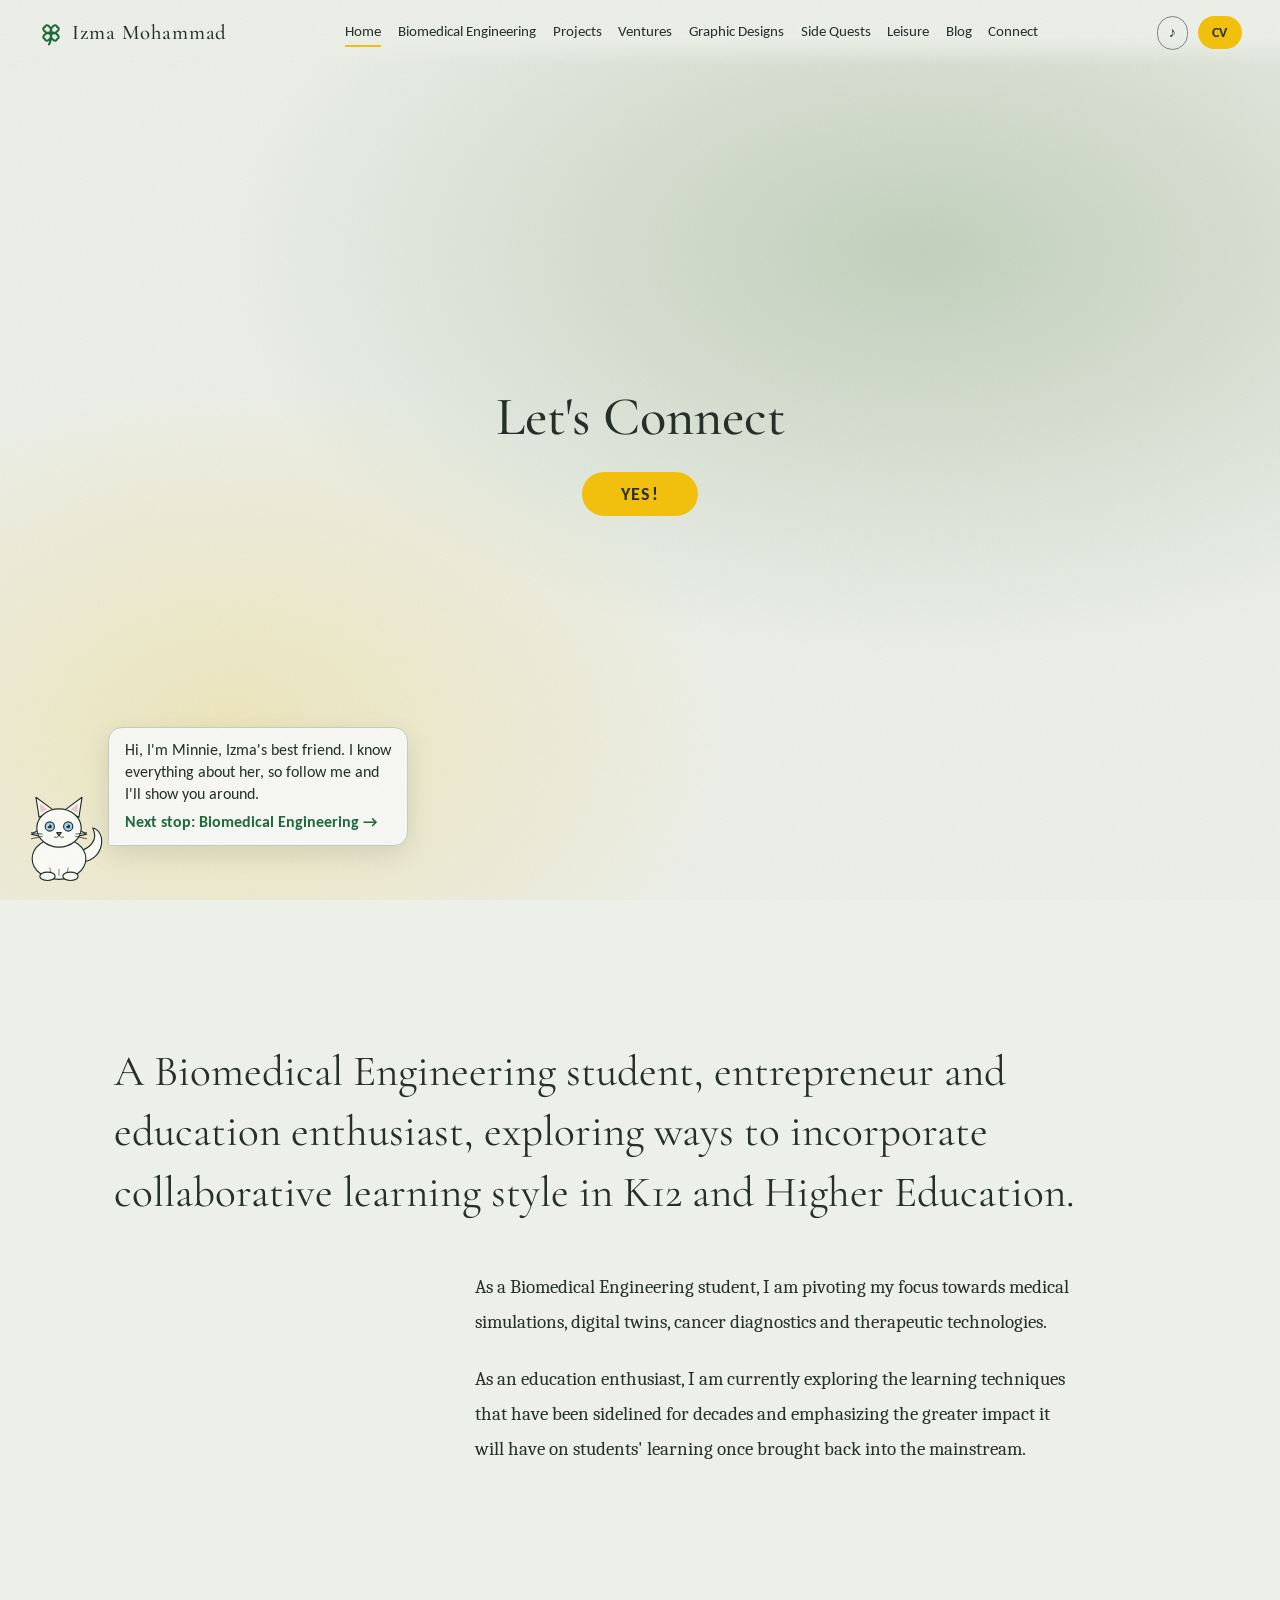
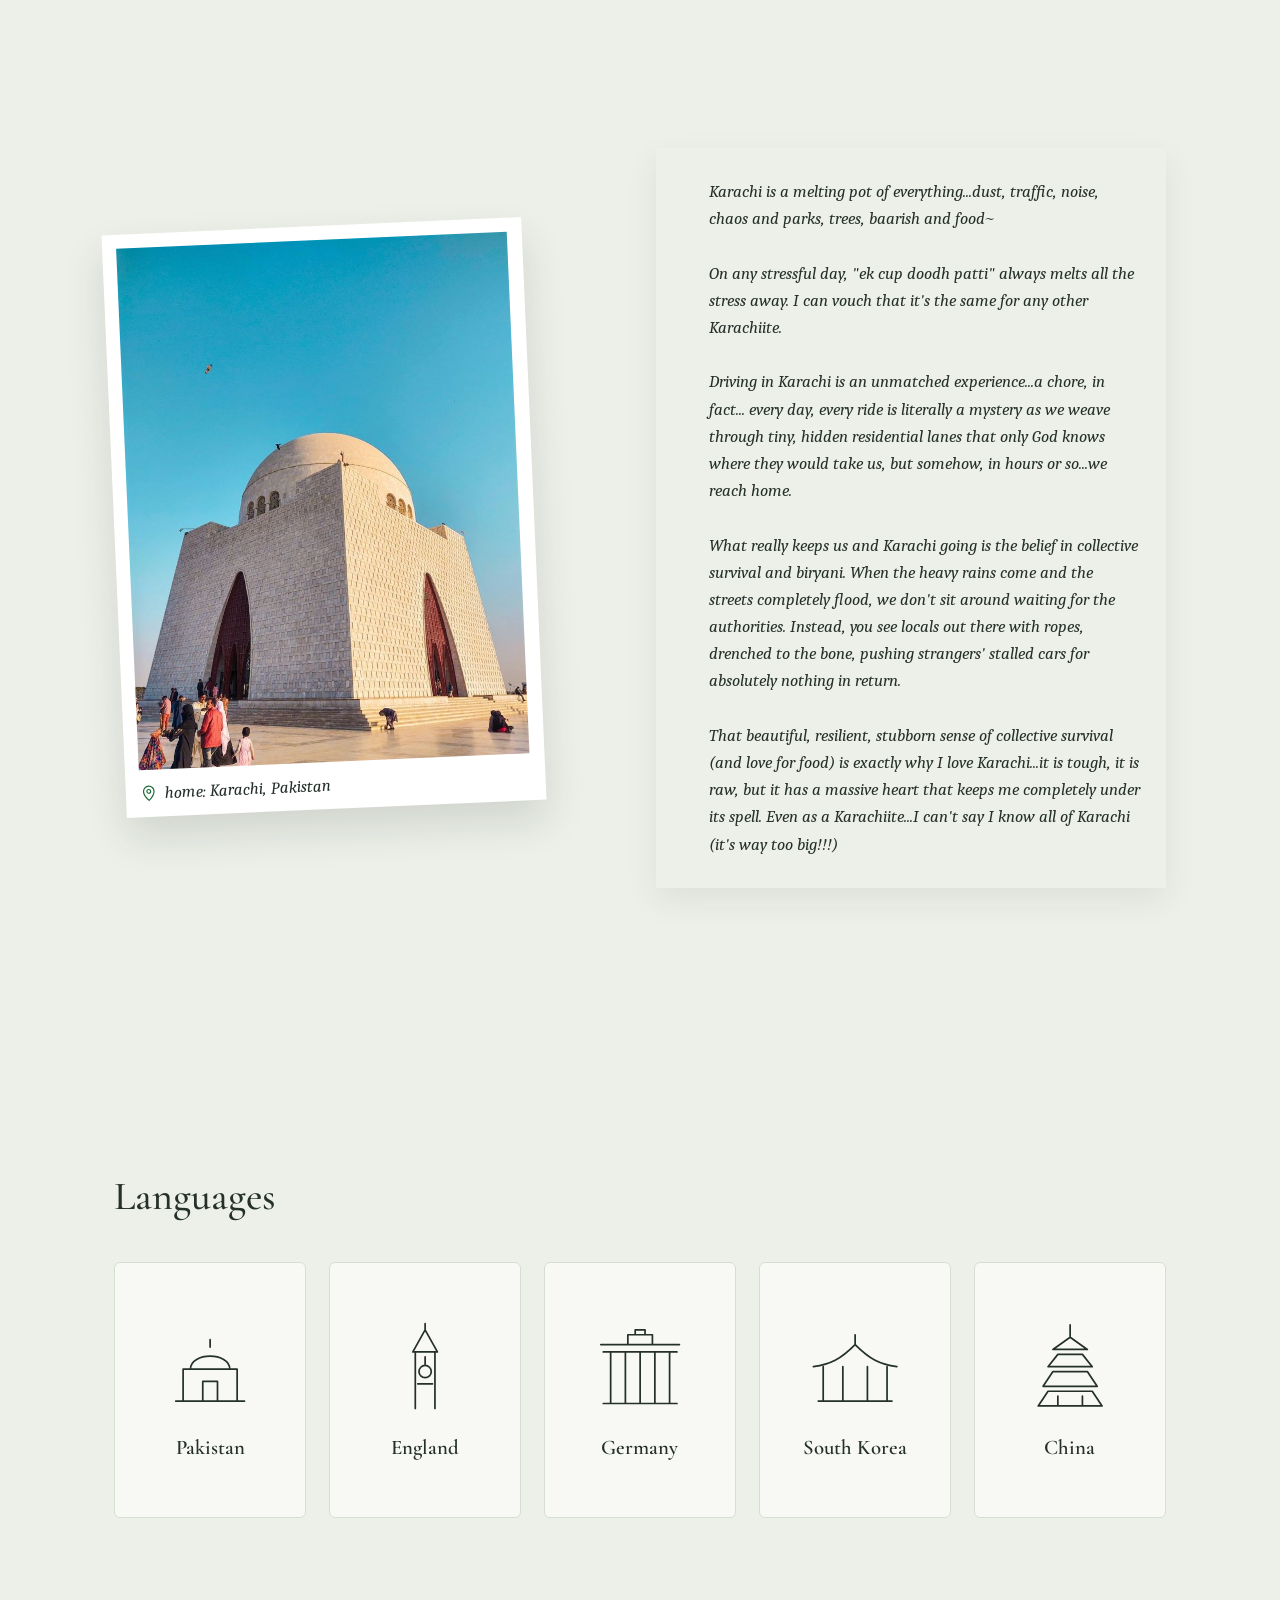
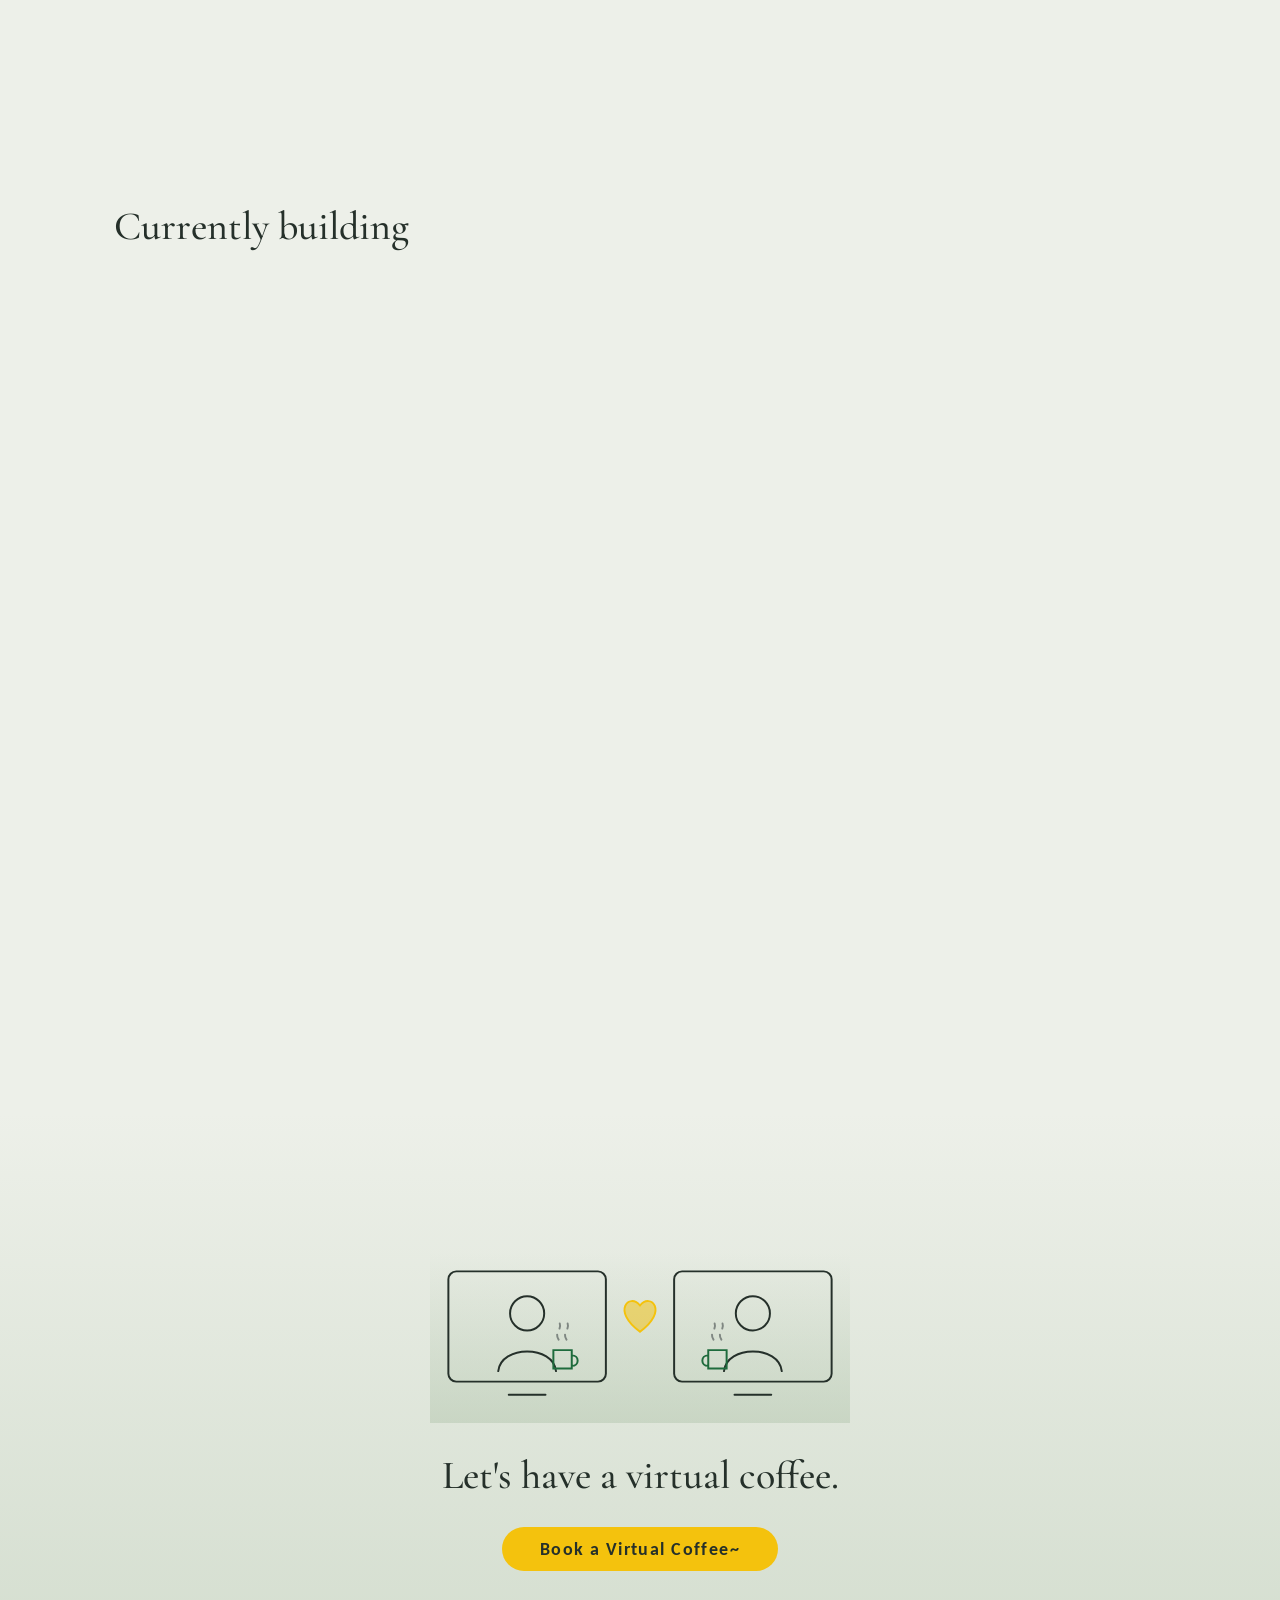
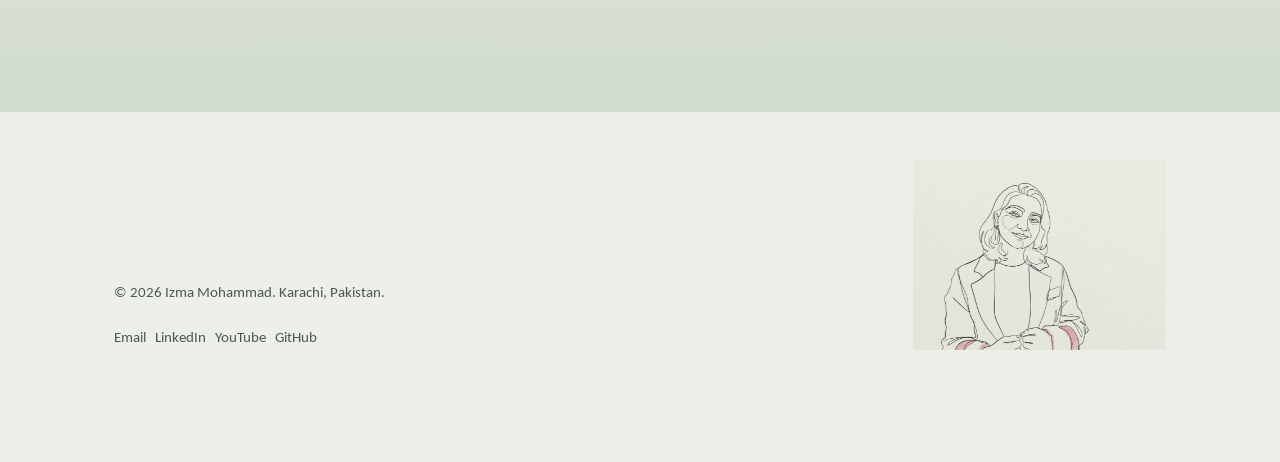
<file: index.html>
<!doctype html><html lang="en"><head><meta charset="utf-8"><meta name="viewport" content="width=device-width,initial-scale=1"><title>Izma Mohammad | Biomedical Engineer, Entrepreneur and Educator</title><meta name="description" content="Izma Mohammad is a Biomedical Engineering student, entrepreneur and education enthusiast in Karachi working on medical simulation, digital twins and EdTech."><meta name="theme-color" content="#EDF0E9"><link rel="canonical" href="https://izmamohammad.com/"><meta property="og:title" content="Izma Mohammad | Biomedical Engineer, Entrepreneur and Educator"><meta property="og:description" content="Izma Mohammad is a Biomedical Engineering student, entrepreneur and education enthusiast in Karachi working on medical simulation, digital twins and EdTech."><meta property="og:type" content="website"><meta property="og:image" content="https://izmamohammad.com/assets/qamaj.jpg"><link rel="icon" href="favicon.svg" type="image/svg+xml"><link rel="preconnect" href="https://fonts.googleapis.com"><link rel="preconnect" href="https://fonts.gstatic.com" crossorigin><link href="https://fonts.googleapis.com/css2?family=Caladea:ital,wght@0,400;0,700;1,400&family=Carlito:wght@400;700&family=Cormorant+Garamond:wght@400;500;600&display=swap" rel="stylesheet"><link rel="stylesheet" href="style.css"><script>document.documentElement.className="js"</script><script type="application/ld+json">{"@context":"https://schema.org","@type":"Person","name":"Izma Mohammad","url":"https://izmamohammad.com/","jobTitle":"Biomedical Engineering student, entrepreneur and educator","affiliation":{"@type":"Organization","name":"Connector.global"},"alumniOf":"Ziauddin University","address":{"@type":"PostalAddress","addressLocality":"Karachi","addressCountry":"PK"},"sameAs":["https://www.linkedin.com/in/izma-mohammad/","https://www.youtube.com/@greendreamstories","https://github.com/izma-m"]}</script></head><body data-say="Hi, I'm Minnie, Izma's best friend. I know everything about her, so follow me and I'll show you around."><header class="top"><a class="n" href="index.html"><img src="favicon.svg" alt="" width="26" height="26">Izma Mohammad</a><div class="tr"><button id="sd" aria-pressed="false" aria-label="Toggle soft kalimba music" title="Kalimba">&#9834;</button><a class="cv" href="assets/Izma-Mohammad-CV.pdf" download>CV</a><button id="m" aria-expanded="false">Menu</button></div><nav id="nv"><a href="index.html" aria-current=page>Home</a><a href="biomedical.html">Biomedical Engineering</a><a href="projects.html">Projects</a><a href="ventures.html">Ventures</a><a href="graphic-designs.html">Graphic Designs</a><a href="side-quests.html">Side Quests</a><a href="leisure.html">Leisure</a><a href="blog.html">Blog</a><a href="connect.html">Connect</a></nav></header><main><section class="hero" data-say="Hi, I'm Minnie, Izma's best friend. I know everything about her, so follow me and I'll show you around."><h1 class="sr">Izma Mohammad: Biomedical Engineer, Entrepreneur, Business Person, Woman in STEM, Educationist, Game Developer, Mentor, Educator, Free Soul, Cat Person</h1><p id="nm" class="nm" aria-hidden="true">Izma Mohammad</p><p id="q" class="q" aria-hidden="true"><span id="qa"></span> <em id="qr"></em><i class="cu"></i></p><div id="lc" class="lc"><p>Let's Connect</p><a class="yes" href="connect.html">YES!</a></div></section>
<section class="sec" data-say="Izma studies Biomedical Engineering, builds educational ventures and loves teaching."><div class="w"><p class="big rv">A Biomedical Engineering student, entrepreneur and education enthusiast, exploring ways to incorporate collaborative learning style in K12 and Higher Education.</p><div class="g"><div class="b2 rv"><p>As a Biomedical Engineering student, I am pivoting my focus towards medical simulations, digital twins, cancer diagnostics and therapeutic technologies.</p><p>As an education enthusiast, I am currently exploring the learning techniques that have been sidelined for decades and emphasizing the greater impact it will have on students' learning once brought back into the mainstream.</p></div></div></div></section>
<section class="sec" id="karachi" data-say="This is home: Karachi. Izma says it is tough and raw, with a massive heart."><div class="w"><div class="g kg"><figure class="pc rv"><img src="assets/qamaj.jpg" alt="Quaid-e-Azam's Mazar, Karachi" loading="lazy"><figcaption><svg viewBox="0 0 24 24" width="18" fill="none" stroke="#1E6B3C" stroke-width="1.6" aria-hidden="true"><path d="M12 22s7-6.5 7-12a7 7 0 0 0-14 0c0 5.5 7 12 7 12Z"/><circle cx="12" cy="10" r="2.5"/></svg> home: Karachi, Pakistan</figcaption></figure><div class="nb rv"><p>Karachi is a melting pot of everything...dust, traffic, noise, chaos and parks, trees, baarish and food~</p><p>On any stressful day, "ek cup doodh patti" always melts all the stress away. I can vouch that it's the same for any other Karachiite.</p><p>Driving in Karachi is an unmatched experience...a chore, in fact... every day, every ride is literally a mystery as we weave through tiny, hidden residential lanes that only God knows where they would take us, but somehow, in hours or so...we reach home.</p><p>What really keeps us and Karachi going is the belief in collective survival and biryani. When the heavy rains come and the streets completely flood, we don't sit around waiting for the authorities. Instead, you see locals out there with ropes, drenched to the bone, pushing strangers' stalled cars for absolutely nothing in return.</p><p>That beautiful, resilient, stubborn sense of collective survival (and love for food) is exactly why I love Karachi...it is tough, it is raw, but it has a massive heart that keeps me completely under its spell. Even as a Karachiite...I can't say I know all of Karachi (it's way too big!!!)</p></div></div></div></section>
<section class="sec" data-say="Five languages: Urdu, English, German, Korean and Mandarin. I only speak purr."><div class="w"><h2 class="rv">Languages</h2><div class="cs rv"><button class="fc lg" aria-label="Pakistan: Urdu, Native"><span class="fi"><span class="ff"><svg viewBox="0 0 80 80" fill="none" stroke="#25302A" stroke-width="1.4" stroke-linecap="round" stroke-linejoin="round"><path d="M12 66H68M18 66V40H62V66M24 40C24 26 56 26 56 40M40 22V16M34 66V50H46V66"/></svg><b>Pakistan</b></span><span class="fb"><b>Urdu</b>Native</span></span></button><button class="fc lg" aria-label="England: English, Bilingual"><span class="fi"><span class="ff"><svg viewBox="0 0 80 80" fill="none" stroke="#25302A" stroke-width="1.4" stroke-linecap="round" stroke-linejoin="round"><path d="M32 72V26H48V72M30 26H50L40 8ZM40 8V3M34 52H46M40 30V36"/><circle cx="40" cy="42" r="5"/></svg><b>England</b></span><span class="fb"><b>English</b>Bilingual</span></span></button><button class="fc lg" aria-label="Germany: German, Conversational"><span class="fi"><span class="ff"><svg viewBox="0 0 80 80" fill="none" stroke="#25302A" stroke-width="1.4" stroke-linecap="round" stroke-linejoin="round"><path d="M8 20H72M10 26H70M16 26V68M28 26V68M40 26V68M52 26V68M64 26V68M10 68H70M30 20V12H50V20M36 12V8H44V12"/></svg><b>Germany</b></span><span class="fb"><b>German</b>Conversational</span></span></button><button class="fc lg" aria-label="South Korea: Korean, Conversational"><span class="fi"><span class="ff"><svg viewBox="0 0 80 80" fill="none" stroke="#25302A" stroke-width="1.4" stroke-linecap="round" stroke-linejoin="round"><path d="M6 38C20 36 28 32 40 20C52 32 60 36 74 38M14 38V66M66 38V66M10 66H70M30 38V66M50 38V66M40 20V12"/></svg><b>South Korea</b></span><span class="fb"><b>Korean</b>Conversational</span></span></button><button class="fc lg" aria-label="China: Mandarin, Basic"><span class="fi"><span class="ff"><svg viewBox="0 0 80 80" fill="none" stroke="#25302A" stroke-width="1.4" stroke-linecap="round" stroke-linejoin="round"><path d="M40 4V14M26 24H54L40 14ZM22 38H58L50 28H30ZM18 54H62L54 42H26ZM14 70H66L58 58H22ZM30 70V62M50 70V62"/></svg><b>China</b></span><span class="fb"><b>Mandarin</b>Basic</span></span></button></div></div></section>
<section class="sec" id="building" data-say="She is building six things right now. Tap a card to peek inside."><div class="w"><h2 class="rv">Currently building</h2><div class="cs bs rv"><button class="fc bc" data-t="Connector.global" data-i="connector" data-d="An educational ecosystem connecting educators across borders through webinars, networking and partnerships." data-l="ventures.html#connector"><span class="fi"><span class="ff"><img src="assets/connector.jpg" alt="Connector.global" loading="lazy"><b>Connector.global</b></span><span class="fb"><svg viewBox="0 0 32 32" width="30" aria-hidden="true"><path d="M16 16 C13.9 8.9 22.4 3.3 23.4 8.6 C28.7 9.6 23.1 18.1 16.0 16.0 C23.1 13.9 28.7 22.4 23.4 23.4 C22.4 28.7 13.9 23.1 16.0 16.0 C18.1 23.1 9.6 28.7 8.6 23.4 C3.3 22.4 8.9 13.9 16.0 16.0 C8.9 18.1 3.3 9.6 8.6 8.6 C9.6 3.3 18.1 8.9 16.0 16.0 C16 22 16.5 26 13.5 30" fill="none" stroke="#1E6B3C" stroke-width="2" stroke-linecap="round"/></svg></span></span></button><button class="fc bc" data-t="SIM-IE" data-i="simie" data-d="A biomedical engineering simulation and learning platform for virtual labs and equipment exploration. Currently in the concept and planning stage." data-l="projects.html#simie"><span class="fi"><span class="ff"><img src="assets/simie.jpg" alt="SIM-IE" loading="lazy"><b>SIM-IE</b></span><span class="fb"><svg viewBox="0 0 32 32" width="30" aria-hidden="true"><path d="M16 16 C13.9 8.9 22.4 3.3 23.4 8.6 C28.7 9.6 23.1 18.1 16.0 16.0 C23.1 13.9 28.7 22.4 23.4 23.4 C22.4 28.7 13.9 23.1 16.0 16.0 C18.1 23.1 9.6 28.7 8.6 23.4 C3.3 22.4 8.9 13.9 16.0 16.0 C8.9 18.1 3.3 9.6 8.6 8.6 C9.6 3.3 18.1 8.9 16.0 16.0 C16 22 16.5 26 13.5 30" fill="none" stroke="#1E6B3C" stroke-width="2" stroke-linecap="round"/></svg></span></span></button><button class="fc bc" data-t="KAAVISH" data-i="kaavish" data-d="Where research happens: a tool to research, document, analyse and generate academic and institutional insights." data-l="projects.html#kaavish"><span class="fi"><span class="ff"><img src="assets/kaavish.jpg" alt="KAAVISH" loading="lazy"><b>KAAVISH</b></span><span class="fb"><svg viewBox="0 0 32 32" width="30" aria-hidden="true"><path d="M16 16 C13.9 8.9 22.4 3.3 23.4 8.6 C28.7 9.6 23.1 18.1 16.0 16.0 C23.1 13.9 28.7 22.4 23.4 23.4 C22.4 28.7 13.9 23.1 16.0 16.0 C18.1 23.1 9.6 28.7 8.6 23.4 C3.3 22.4 8.9 13.9 16.0 16.0 C8.9 18.1 3.3 9.6 8.6 8.6 C9.6 3.3 18.1 8.9 16.0 16.0 C16 22 16.5 26 13.5 30" fill="none" stroke="#1E6B3C" stroke-width="2" stroke-linecap="round"/></svg></span></span></button><button class="fc bc" data-t="ExamSlayer" data-i="examslayer" data-d="An exam-preparation platform for CAIE IGCSE and International A-Level learners, powered by the PAEIS adaptive framework." data-l="ventures.html#examslayer"><span class="fi"><span class="ff"><img src="assets/examslayer.jpg" alt="ExamSlayer" loading="lazy"><b>ExamSlayer</b></span><span class="fb"><svg viewBox="0 0 32 32" width="30" aria-hidden="true"><path d="M16 16 C13.9 8.9 22.4 3.3 23.4 8.6 C28.7 9.6 23.1 18.1 16.0 16.0 C23.1 13.9 28.7 22.4 23.4 23.4 C22.4 28.7 13.9 23.1 16.0 16.0 C18.1 23.1 9.6 28.7 8.6 23.4 C3.3 22.4 8.9 13.9 16.0 16.0 C8.9 18.1 3.3 9.6 8.6 8.6 C9.6 3.3 18.1 8.9 16.0 16.0 C16 22 16.5 26 13.5 30" fill="none" stroke="#1E6B3C" stroke-width="2" stroke-linecap="round"/></svg></span></span></button><button class="fc bc" data-t="AUTAAQ" data-i="autaaq" data-d="A platform to connect, communicate and build learning communities." data-l="projects.html#autaaq"><span class="fi"><span class="ff"><img src="assets/autaaq.jpg" alt="AUTAAQ" loading="lazy"><b>AUTAAQ</b></span><span class="fb"><svg viewBox="0 0 32 32" width="30" aria-hidden="true"><path d="M16 16 C13.9 8.9 22.4 3.3 23.4 8.6 C28.7 9.6 23.1 18.1 16.0 16.0 C23.1 13.9 28.7 22.4 23.4 23.4 C22.4 28.7 13.9 23.1 16.0 16.0 C18.1 23.1 9.6 28.7 8.6 23.4 C3.3 22.4 8.9 13.9 16.0 16.0 C8.9 18.1 3.3 9.6 8.6 8.6 C9.6 3.3 18.1 8.9 16.0 16.0 C16 22 16.5 26 13.5 30" fill="none" stroke="#1E6B3C" stroke-width="2" stroke-linecap="round"/></svg></span></span></button><button class="fc bc" data-t="STEMIE" data-i="stemie" data-d="An educational venture in progress." data-l="ventures.html#stemie"><span class="fi"><span class="ff"><img src="assets/stemie.jpg" alt="STEMIE" loading="lazy"><b>STEMIE</b></span><span class="fb"><svg viewBox="0 0 32 32" width="30" aria-hidden="true"><path d="M16 16 C13.9 8.9 22.4 3.3 23.4 8.6 C28.7 9.6 23.1 18.1 16.0 16.0 C23.1 13.9 28.7 22.4 23.4 23.4 C22.4 28.7 13.9 23.1 16.0 16.0 C18.1 23.1 9.6 28.7 8.6 23.4 C3.3 22.4 8.9 13.9 16.0 16.0 C8.9 18.1 3.3 9.6 8.6 8.6 C9.6 3.3 18.1 8.9 16.0 16.0 C16 22 16.5 26 13.5 30" fill="none" stroke="#1E6B3C" stroke-width="2" stroke-linecap="round"/></svg></span></span></button></div></div></section>
<section class="sec cf" data-say="Come on, let's get you a virtual coffee with her."><div class="w rv"><svg class="cf" viewBox="0 0 320 130" fill="none" stroke="#25302A" stroke-width="1.5" stroke-linecap="round" aria-hidden="true"><rect x="14" y="14" width="120" height="84" rx="6"/><rect x="186" y="14" width="120" height="84" rx="6"/><circle cx="74" cy="46" r="13"/><path d="M52 90C54 70 94 70 96 90"/><circle cx="246" cy="46" r="13"/><path d="M224 90C226 70 266 70 268 90"/><path d="M60 108h28M232 108h28"/><path d="M94 74h14v14h-14ZM108 78c6 0 6 8 0 8" stroke="#1E6B3C"/><path d="M212 74h14v14h-14ZM212 78c-6 0-6 8 0 8" stroke="#1E6B3C"/><path class="st" d="M98 66c-4-6 4-8 0-14M104 66c-4-6 4-8 0-14" stroke="#7F8782"/><path class="st" d="M216 66c-4-6 4-8 0-14M222 66c-4-6 4-8 0-14" stroke="#7F8782"/><path class="hr" d="M160 40c-8-10-22 4 0 20 22-16 8-30 0-20Z" stroke="#F4C20D" fill="#F4C20D" fill-opacity=".5"/></svg><h2>Let's have a virtual coffee.</h2><a class="bt" href="connect.html#coffee">Book a Virtual Coffee~</a></div></section>
<dialog id="dg"><button class="x" aria-label="Close">&times;</button><img alt=""><h3></h3><p></p><a class="bt" href="#">Dive deeper</a></dialog></main><div id="mb" class="mb" role="status"><span id="ms">Hi, I'm Minnie, Izma's best friend. I know everything about her, so follow me and I'll show you around.</span> <a id="mn" href="biomedical.html">Next stop: Biomedical Engineering &rarr;</a></div><div class="mn" id="mc" aria-hidden="true"><svg viewBox="0 0 120 132" aria-hidden="true" stroke="#25302A" stroke-width="1.5" stroke-linecap="round" stroke-linejoin="round"><path class="tl" d="M92 104C120 100 122 64 104 60C112 76 100 86 88 90" fill="#FBFCF8"/><ellipse cx="60" cy="100" rx="35" ry="27" fill="#FBFCF8"/><path d="M48 112l2 8M60 114v8M72 112l-2 8" opacity=".5"/><ellipse cx="45" cy="123" rx="10" ry="5.5" fill="#FBFCF8"/><ellipse cx="75" cy="123" rx="10" ry="5.5" fill="#FBFCF8"/><g class="hd"><path d="M34 46L30 20L53 37ZM86 46L90 20L67 37Z" fill="#FBFCF8"/><path d="M36 40L35 28L45 36ZM84 40L85 28L75 36Z" fill="#F2C9CC" stroke="none"/><ellipse cx="60" cy="60" rx="29" ry="25" fill="#FBFCF8"/><path d="M31 64L24 68L32 70M89 64L96 68L88 70" fill="#FBFCF8"/><g class="ey"><circle cx="48" cy="58" r="6" fill="#9ED3F2"/><circle cx="72" cy="58" r="6" fill="#9ED3F2"/><circle cx="48" cy="58" r="2.4" fill="#25302A" stroke="none"/><circle cx="72" cy="58" r="2.4" fill="#25302A" stroke="none"/><circle cx="46.5" cy="56.5" r="1" fill="#fff" stroke="none"/><circle cx="70.5" cy="56.5" r="1" fill="#fff" stroke="none"/></g><path d="M57 66h6l-3 4Z" fill="#E9A0A8"/><path d="M60 70q-3 4-6 2M60 70q3 4 6 2M38 68l-14 -2M38 71l-14 3M82 68l14-2M82 71l14 3" fill="none" stroke-width="1"/></g></svg></div><footer><div class="w"><div><p>&copy; 2026 Izma Mohammad. Karachi, Pakistan.</p><p><a href="mailto:izmamohammad05@gmail.com">Email</a> &nbsp; <a href="https://www.linkedin.com/in/izma-mohammad/" target="_blank" rel="noopener">LinkedIn</a> &nbsp; <a href="https://www.youtube.com/@greendreamstories" target="_blank" rel="noopener">YouTube</a> &nbsp; <a href="https://github.com/izma-m" target="_blank" rel="noopener">GitHub</a></p></div><img class="sub" src="assets/subtle.jpg" alt="Line-art portrait of Izma Mohammad" loading="lazy"></div></footer><script src="app.js"></script></body></html>
</file>
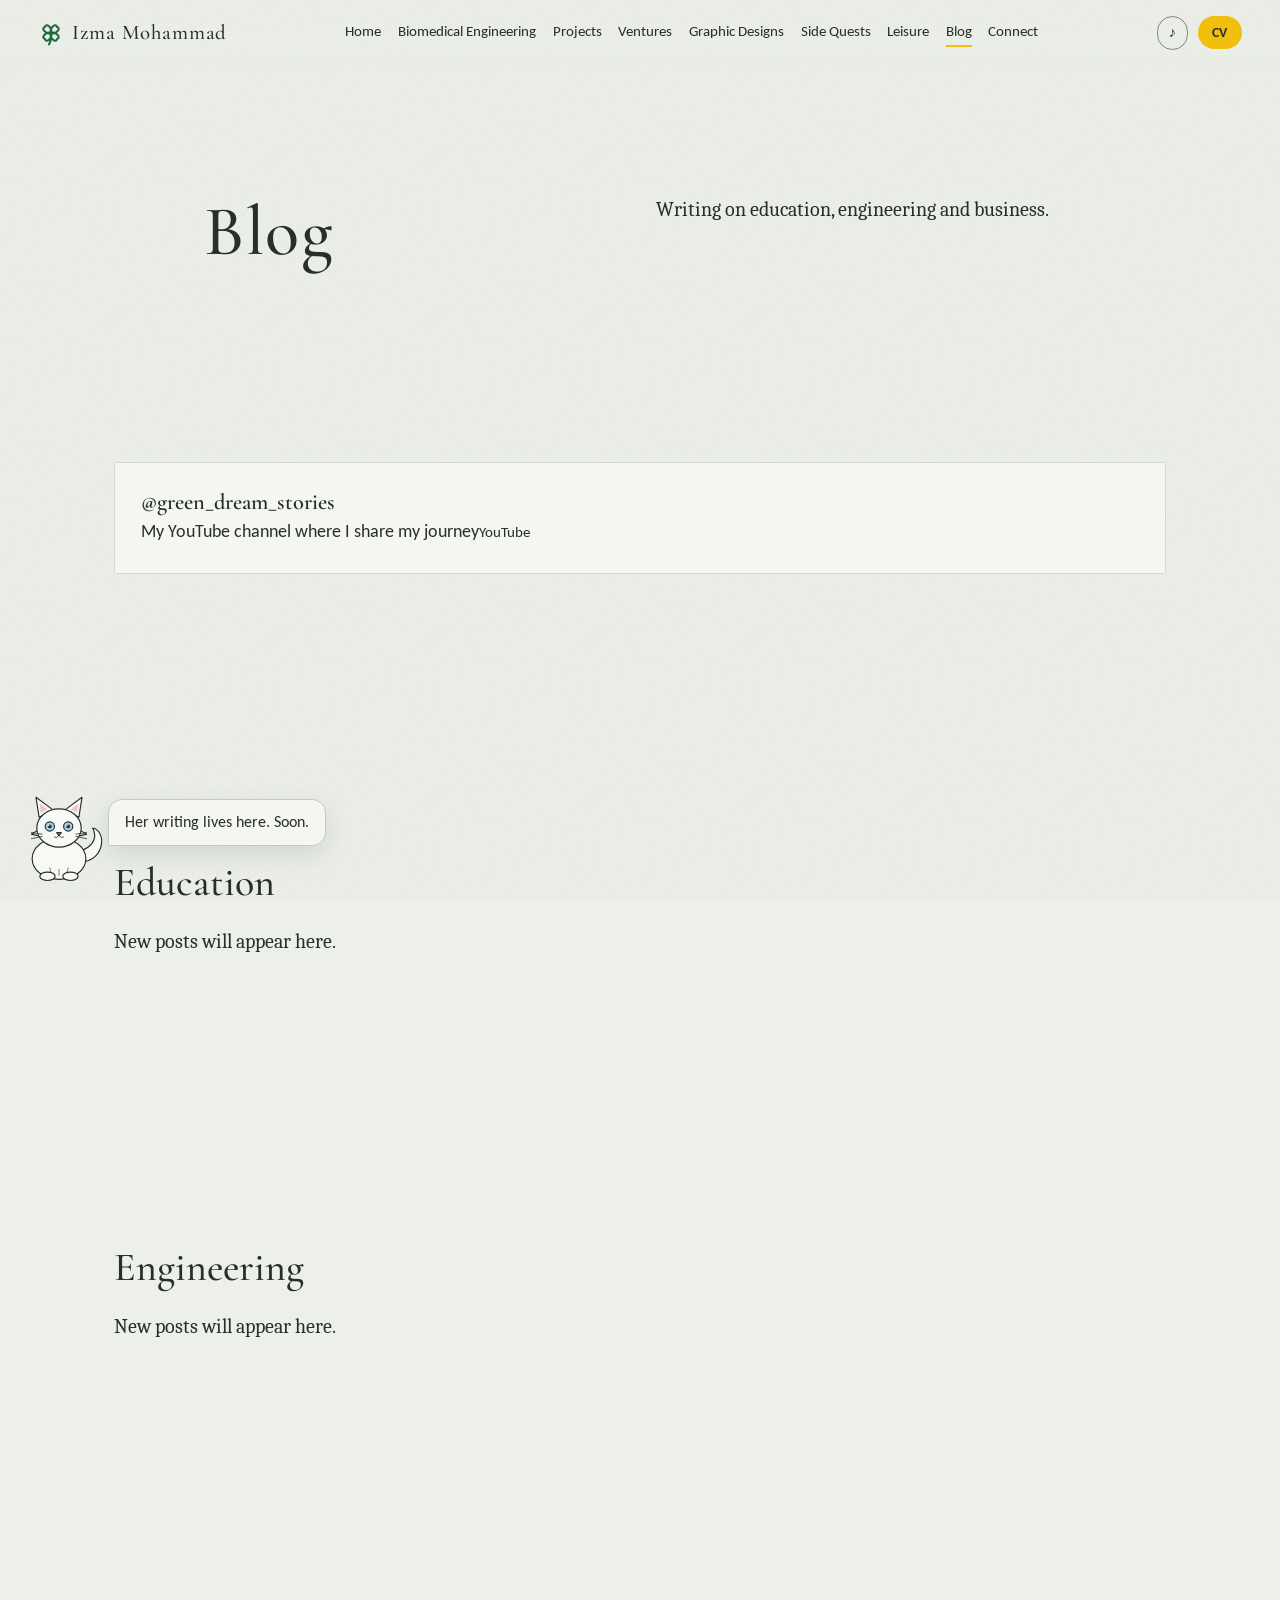
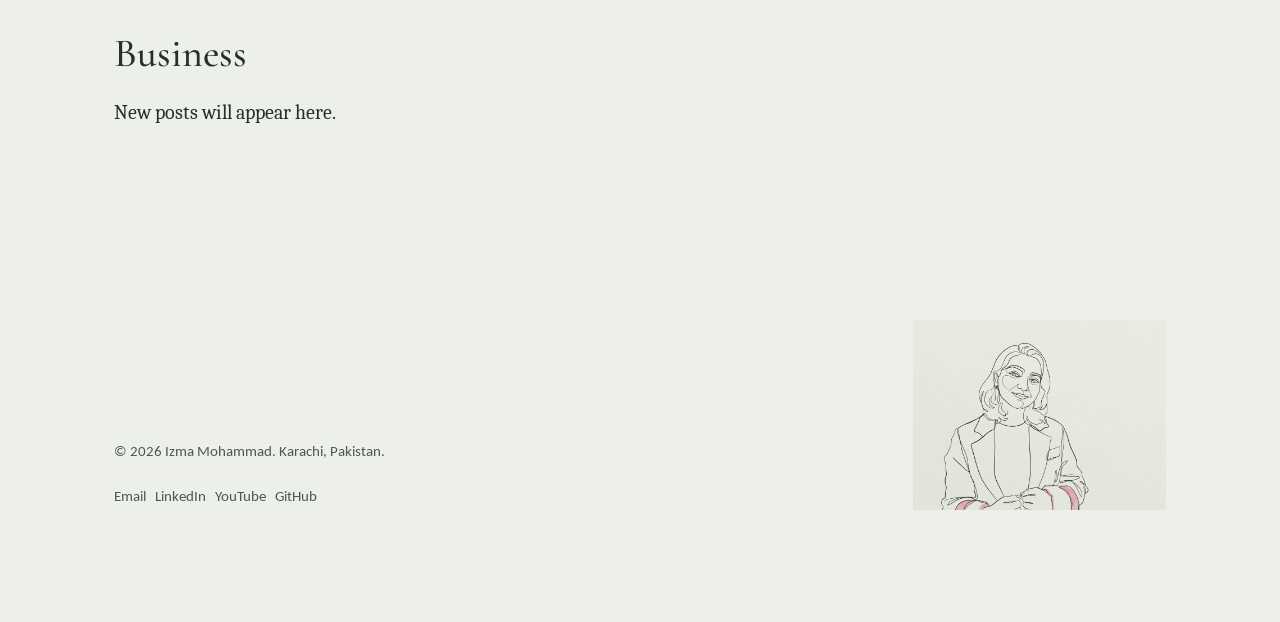
<file: blog.html>
<!doctype html><html lang="en"><head><meta charset="utf-8"><meta name="viewport" content="width=device-width,initial-scale=1"><title>Blog | Izma Mohammad</title><meta name="description" content="Blog by Izma Mohammad on education, engineering and business, plus the @green_dream_stories YouTube channel."><meta name="theme-color" content="#EDF0E9"><link rel="canonical" href="https://izmamohammad.com/blog.html"><meta property="og:title" content="Blog | Izma Mohammad"><meta property="og:description" content="Blog by Izma Mohammad on education, engineering and business, plus the @green_dream_stories YouTube channel."><meta property="og:type" content="website"><meta property="og:image" content="https://izmamohammad.com/assets/qamaj.jpg"><link rel="icon" href="favicon.svg" type="image/svg+xml"><link rel="preconnect" href="https://fonts.googleapis.com"><link rel="preconnect" href="https://fonts.gstatic.com" crossorigin><link href="https://fonts.googleapis.com/css2?family=Caladea:ital,wght@0,400;0,700;1,400&family=Carlito:wght@400;700&family=Cormorant+Garamond:wght@400;500;600&display=swap" rel="stylesheet"><link rel="stylesheet" href="style.css"><script>document.documentElement.className="js"</script></head><body data-say="Her writing lives here. Soon."><header class="top"><a class="n" href="index.html"><img src="favicon.svg" alt="" width="26" height="26">Izma Mohammad</a><div class="tr"><button id="sd" aria-pressed="false" aria-label="Toggle soft kalimba music" title="Kalimba">&#9834;</button><a class="cv" href="assets/Izma-Mohammad-CV.pdf" download>CV</a><button id="m" aria-expanded="false">Menu</button></div><nav id="nv"><a href="index.html">Home</a><a href="biomedical.html">Biomedical Engineering</a><a href="projects.html">Projects</a><a href="ventures.html">Ventures</a><a href="graphic-designs.html">Graphic Designs</a><a href="side-quests.html">Side Quests</a><a href="leisure.html">Leisure</a><a href="blog.html" aria-current=page>Blog</a><a href="connect.html">Connect</a></nav></header><main><header class="ph"><div class="w"><div class="g"><div class="h"><h1>Blog</h1></div><div class="b"><p class="in">Writing on education, engineering and business.</p></div></div></div></header><section class="sec"><div class="w"><div class="ls rv"><a class="lk" href="https://www.youtube.com/@greendreamstories" target="_blank" rel="noopener"><b>@green_dream_stories</b>My YouTube channel where I share my journey<small>YouTube</small></a></div></div></section><section class="sec" id="education"><div class="w"><h2 class="rv">Education</h2><div class="rv"><p class="in">New posts will appear here.</p><!-- To add a post, put a card inside .ls: <a class="lk" href="URL"><b>Title</b>Short line</a> --></div></div></section><section class="sec" id="engineering"><div class="w"><h2 class="rv">Engineering</h2><div class="rv"><p class="in">New posts will appear here.</p><!-- To add a post, put a card inside .ls: <a class="lk" href="URL"><b>Title</b>Short line</a> --></div></div></section><section class="sec" id="business"><div class="w"><h2 class="rv">Business</h2><div class="rv"><p class="in">New posts will appear here.</p><!-- To add a post, put a card inside .ls: <a class="lk" href="URL"><b>Title</b>Short line</a> --></div></div></section></main><div id="mb" class="mb" role="status"><span id="ms">Her writing lives here. Soon.</span></div><div class="mn" id="mc" aria-hidden="true"><svg viewBox="0 0 120 132" aria-hidden="true" stroke="#25302A" stroke-width="1.5" stroke-linecap="round" stroke-linejoin="round"><path class="tl" d="M92 104C120 100 122 64 104 60C112 76 100 86 88 90" fill="#FBFCF8"/><ellipse cx="60" cy="100" rx="35" ry="27" fill="#FBFCF8"/><path d="M48 112l2 8M60 114v8M72 112l-2 8" opacity=".5"/><ellipse cx="45" cy="123" rx="10" ry="5.5" fill="#FBFCF8"/><ellipse cx="75" cy="123" rx="10" ry="5.5" fill="#FBFCF8"/><g class="hd"><path d="M34 46L30 20L53 37ZM86 46L90 20L67 37Z" fill="#FBFCF8"/><path d="M36 40L35 28L45 36ZM84 40L85 28L75 36Z" fill="#F2C9CC" stroke="none"/><ellipse cx="60" cy="60" rx="29" ry="25" fill="#FBFCF8"/><path d="M31 64L24 68L32 70M89 64L96 68L88 70" fill="#FBFCF8"/><g class="ey"><circle cx="48" cy="58" r="6" fill="#9ED3F2"/><circle cx="72" cy="58" r="6" fill="#9ED3F2"/><circle cx="48" cy="58" r="2.4" fill="#25302A" stroke="none"/><circle cx="72" cy="58" r="2.4" fill="#25302A" stroke="none"/><circle cx="46.5" cy="56.5" r="1" fill="#fff" stroke="none"/><circle cx="70.5" cy="56.5" r="1" fill="#fff" stroke="none"/></g><path d="M57 66h6l-3 4Z" fill="#E9A0A8"/><path d="M60 70q-3 4-6 2M60 70q3 4 6 2M38 68l-14 -2M38 71l-14 3M82 68l14-2M82 71l14 3" fill="none" stroke-width="1"/></g></svg></div><footer><div class="w"><div><p>&copy; 2026 Izma Mohammad. Karachi, Pakistan.</p><p><a href="mailto:izmamohammad05@gmail.com">Email</a> &nbsp; <a href="https://www.linkedin.com/in/izma-mohammad/" target="_blank" rel="noopener">LinkedIn</a> &nbsp; <a href="https://www.youtube.com/@greendreamstories" target="_blank" rel="noopener">YouTube</a> &nbsp; <a href="https://github.com/izma-m" target="_blank" rel="noopener">GitHub</a></p></div><img class="sub" src="assets/subtle.jpg" alt="Line-art portrait of Izma Mohammad" loading="lazy"></div></footer><script src="app.js"></script></body></html>
</file>
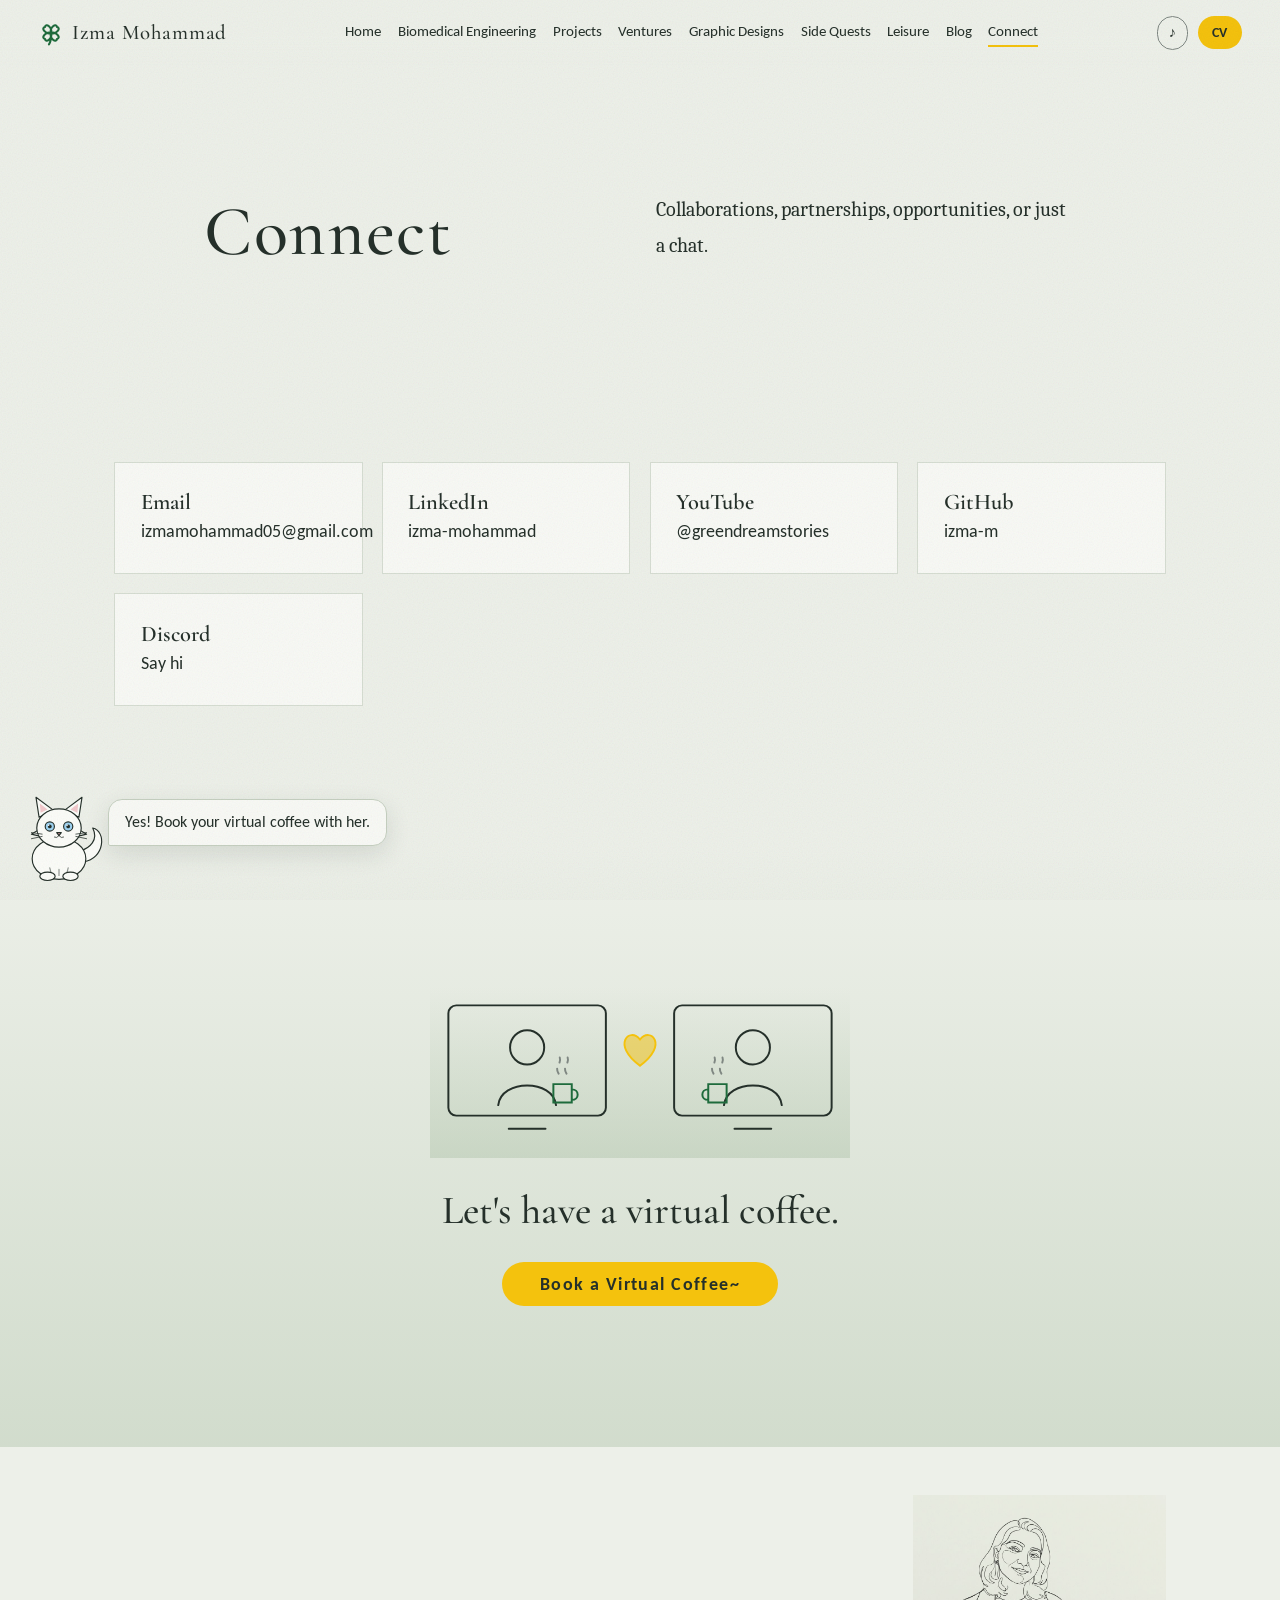
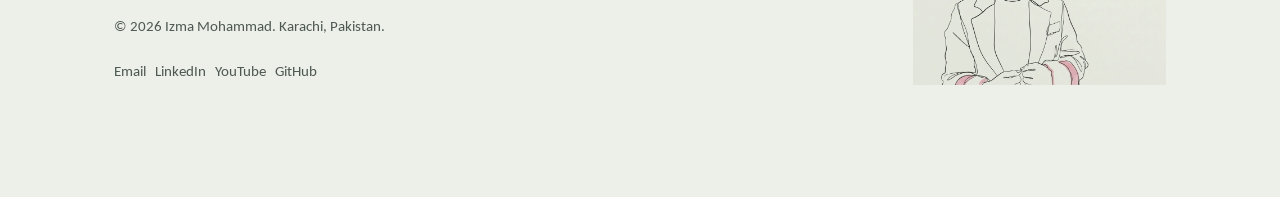
<file: connect.html>
<!doctype html><html lang="en"><head><meta charset="utf-8"><meta name="viewport" content="width=device-width,initial-scale=1"><title>Connect | Izma Mohammad</title><meta name="description" content="Contact Izma Mohammad by email, LinkedIn, YouTube, GitHub or Discord."><meta name="theme-color" content="#EDF0E9"><link rel="canonical" href="https://izmamohammad.com/connect.html"><meta property="og:title" content="Connect | Izma Mohammad"><meta property="og:description" content="Contact Izma Mohammad by email, LinkedIn, YouTube, GitHub or Discord."><meta property="og:type" content="website"><meta property="og:image" content="https://izmamohammad.com/assets/qamaj.jpg"><link rel="icon" href="favicon.svg" type="image/svg+xml"><link rel="preconnect" href="https://fonts.googleapis.com"><link rel="preconnect" href="https://fonts.gstatic.com" crossorigin><link href="https://fonts.googleapis.com/css2?family=Caladea:ital,wght@0,400;0,700;1,400&family=Carlito:wght@400;700&family=Cormorant+Garamond:wght@400;500;600&display=swap" rel="stylesheet"><link rel="stylesheet" href="style.css"><script>document.documentElement.className="js"</script></head><body data-say="You made it! Say hello, she loves a good conversation."><header class="top"><a class="n" href="index.html"><img src="favicon.svg" alt="" width="26" height="26">Izma Mohammad</a><div class="tr"><button id="sd" aria-pressed="false" aria-label="Toggle soft kalimba music" title="Kalimba">&#9834;</button><a class="cv" href="assets/Izma-Mohammad-CV.pdf" download>CV</a><button id="m" aria-expanded="false">Menu</button></div><nav id="nv"><a href="index.html">Home</a><a href="biomedical.html">Biomedical Engineering</a><a href="projects.html">Projects</a><a href="ventures.html">Ventures</a><a href="graphic-designs.html">Graphic Designs</a><a href="side-quests.html">Side Quests</a><a href="leisure.html">Leisure</a><a href="blog.html">Blog</a><a href="connect.html" aria-current=page>Connect</a></nav></header><main><header class="ph"><div class="w"><div class="g"><div class="h"><h1>Connect</h1></div><div class="b"><p class="in">Collaborations, partnerships, opportunities, or just a chat.</p></div></div></div></header><section class="sec"><div class="w"><div class="ls rv"><a class="lk" href="mailto:izmamohammad05@gmail.com"><b>Email</b>izmamohammad05@gmail.com</a><a class="lk" href="https://www.linkedin.com/in/izma-mohammad/" target="_blank" rel="noopener"><b>LinkedIn</b>izma-mohammad</a><a class="lk" href="https://www.youtube.com/@greendreamstories" target="_blank" rel="noopener"><b>YouTube</b>@greendreamstories</a><a class="lk" href="https://github.com/izma-m" target="_blank" rel="noopener"><b>GitHub</b>izma-m</a><a class="lk" href="https://discord.com/users/1352872258921566228" target="_blank" rel="noopener"><b>Discord</b>Say hi</a></div></div></section><section class="sec cf" id="coffee" data-say="Yes! Book your virtual coffee with her."><div class="w rv"><svg class="cf" viewBox="0 0 320 130" fill="none" stroke="#25302A" stroke-width="1.5" stroke-linecap="round" aria-hidden="true"><rect x="14" y="14" width="120" height="84" rx="6"/><rect x="186" y="14" width="120" height="84" rx="6"/><circle cx="74" cy="46" r="13"/><path d="M52 90C54 70 94 70 96 90"/><circle cx="246" cy="46" r="13"/><path d="M224 90C226 70 266 70 268 90"/><path d="M60 108h28M232 108h28"/><path d="M94 74h14v14h-14ZM108 78c6 0 6 8 0 8" stroke="#1E6B3C"/><path d="M212 74h14v14h-14ZM212 78c-6 0-6 8 0 8" stroke="#1E6B3C"/><path class="st" d="M98 66c-4-6 4-8 0-14M104 66c-4-6 4-8 0-14" stroke="#7F8782"/><path class="st" d="M216 66c-4-6 4-8 0-14M222 66c-4-6 4-8 0-14" stroke="#7F8782"/><path class="hr" d="M160 40c-8-10-22 4 0 20 22-16 8-30 0-20Z" stroke="#F4C20D" fill="#F4C20D" fill-opacity=".5"/></svg><h2>Let's have a virtual coffee.</h2><a class="bt" href="mailto:izmamohammad05@gmail.com?subject=Virtual%20coffee%20with%20Izma&body=Hi%20Izma%2C%20I%27d%20love%20to%20book%20a%20virtual%20coffee%20with%20you.">Book a Virtual Coffee~</a></div></section></main><div id="mb" class="mb" role="status"><span id="ms">You made it! Say hello, she loves a good conversation.</span></div><div class="mn" id="mc" aria-hidden="true"><svg viewBox="0 0 120 132" aria-hidden="true" stroke="#25302A" stroke-width="1.5" stroke-linecap="round" stroke-linejoin="round"><path class="tl" d="M92 104C120 100 122 64 104 60C112 76 100 86 88 90" fill="#FBFCF8"/><ellipse cx="60" cy="100" rx="35" ry="27" fill="#FBFCF8"/><path d="M48 112l2 8M60 114v8M72 112l-2 8" opacity=".5"/><ellipse cx="45" cy="123" rx="10" ry="5.5" fill="#FBFCF8"/><ellipse cx="75" cy="123" rx="10" ry="5.5" fill="#FBFCF8"/><g class="hd"><path d="M34 46L30 20L53 37ZM86 46L90 20L67 37Z" fill="#FBFCF8"/><path d="M36 40L35 28L45 36ZM84 40L85 28L75 36Z" fill="#F2C9CC" stroke="none"/><ellipse cx="60" cy="60" rx="29" ry="25" fill="#FBFCF8"/><path d="M31 64L24 68L32 70M89 64L96 68L88 70" fill="#FBFCF8"/><g class="ey"><circle cx="48" cy="58" r="6" fill="#9ED3F2"/><circle cx="72" cy="58" r="6" fill="#9ED3F2"/><circle cx="48" cy="58" r="2.4" fill="#25302A" stroke="none"/><circle cx="72" cy="58" r="2.4" fill="#25302A" stroke="none"/><circle cx="46.5" cy="56.5" r="1" fill="#fff" stroke="none"/><circle cx="70.5" cy="56.5" r="1" fill="#fff" stroke="none"/></g><path d="M57 66h6l-3 4Z" fill="#E9A0A8"/><path d="M60 70q-3 4-6 2M60 70q3 4 6 2M38 68l-14 -2M38 71l-14 3M82 68l14-2M82 71l14 3" fill="none" stroke-width="1"/></g></svg></div><footer><div class="w"><div><p>&copy; 2026 Izma Mohammad. Karachi, Pakistan.</p><p><a href="mailto:izmamohammad05@gmail.com">Email</a> &nbsp; <a href="https://www.linkedin.com/in/izma-mohammad/" target="_blank" rel="noopener">LinkedIn</a> &nbsp; <a href="https://www.youtube.com/@greendreamstories" target="_blank" rel="noopener">YouTube</a> &nbsp; <a href="https://github.com/izma-m" target="_blank" rel="noopener">GitHub</a></p></div><img class="sub" src="assets/subtle.jpg" alt="Line-art portrait of Izma Mohammad" loading="lazy"></div></footer><script src="app.js"></script></body></html>
</file>
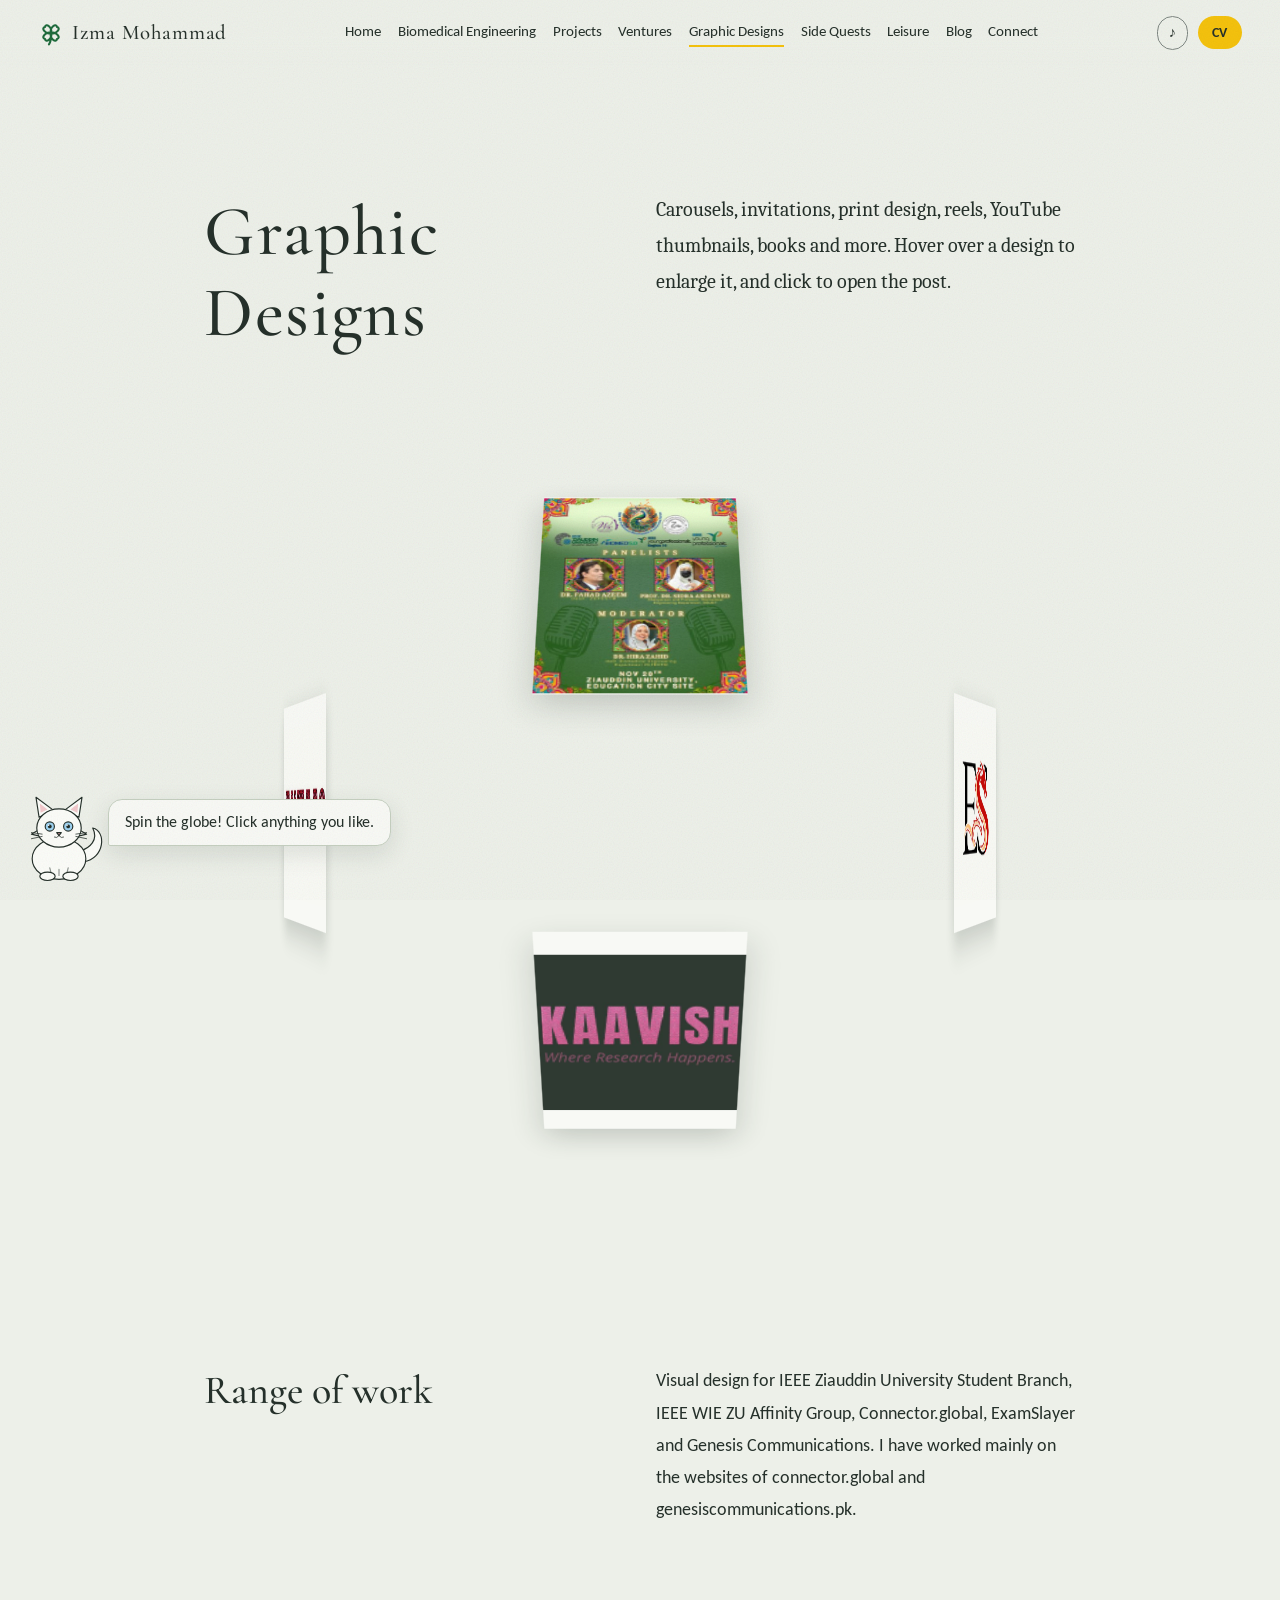
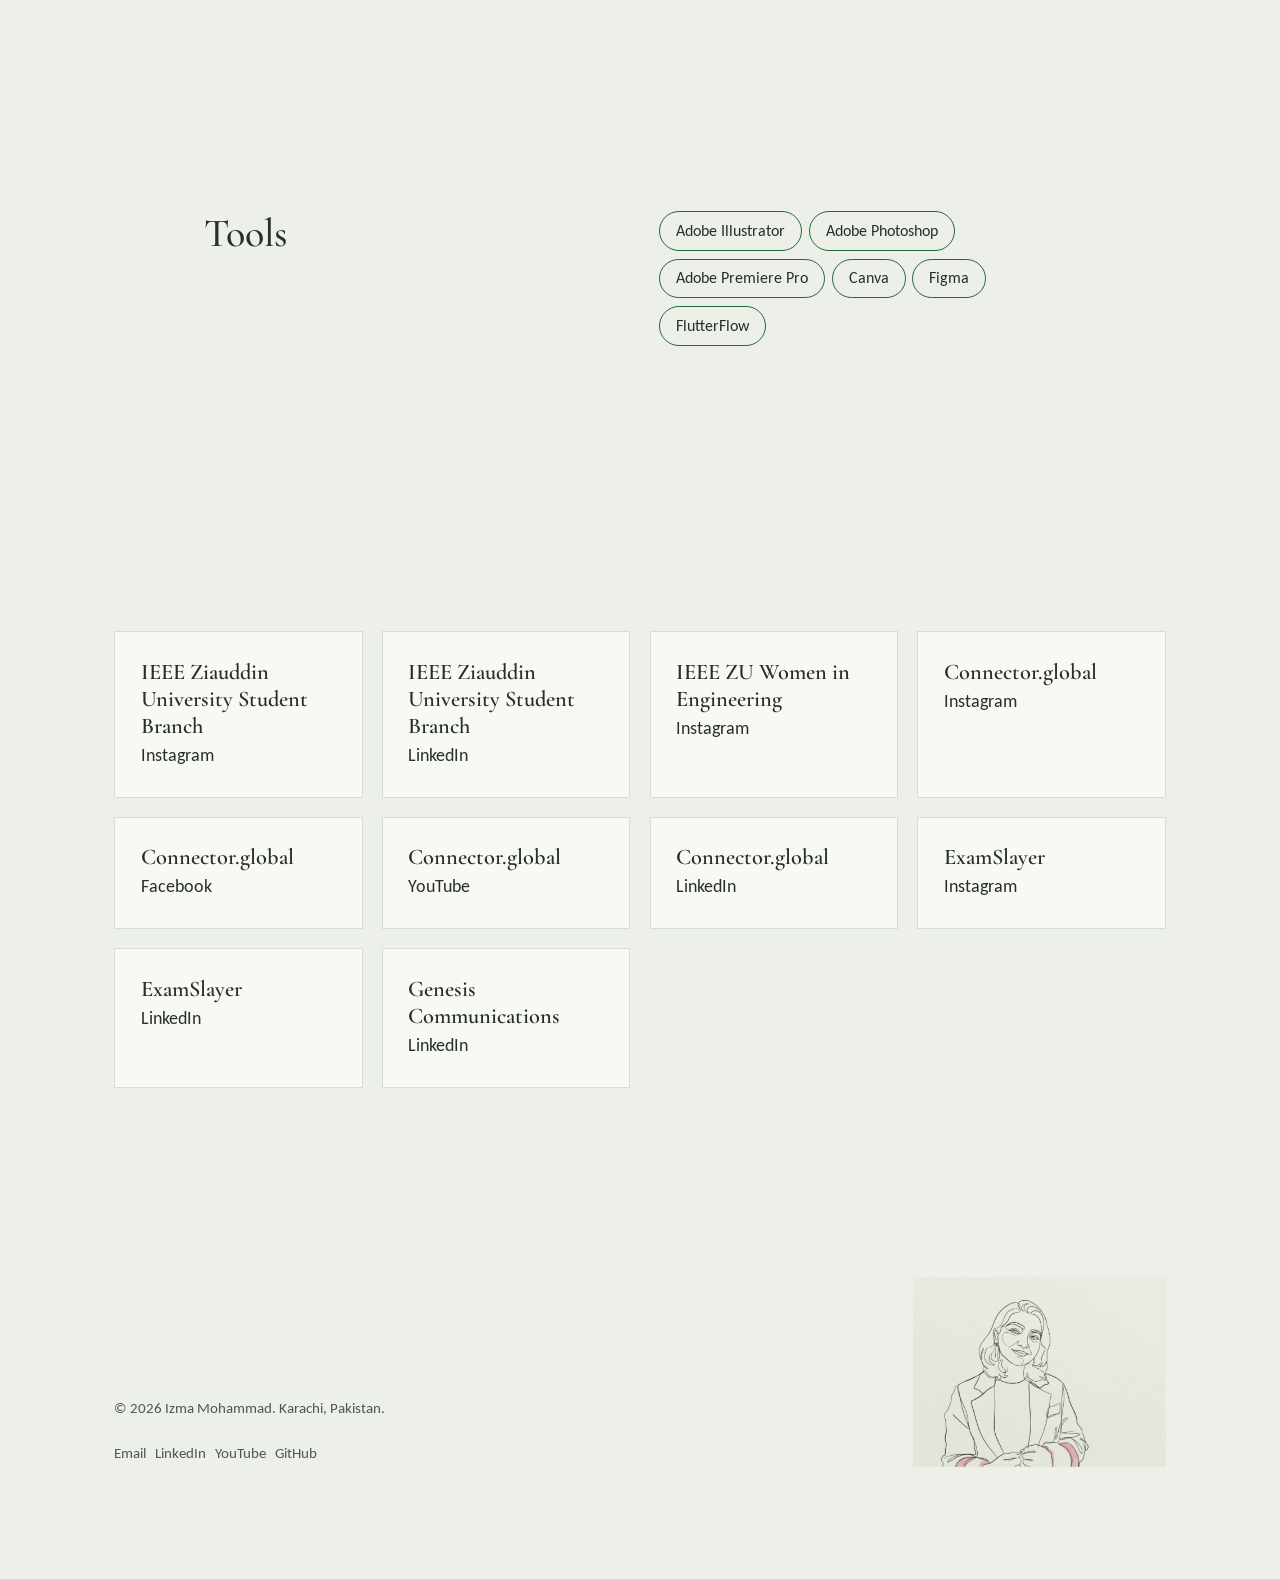
<file: graphic-designs.html>
<!doctype html><html lang="en"><head><meta charset="utf-8"><meta name="viewport" content="width=device-width,initial-scale=1"><title>Graphic Designs | Izma Mohammad</title><meta name="description" content="Graphic design by Izma Mohammad: carousels, invitations, print, reels, thumbnails and books for IEEE ZU, Connector.global, ExamSlayer and Genesis Communications."><meta name="theme-color" content="#EDF0E9"><link rel="canonical" href="https://izmamohammad.com/graphic-designs.html"><meta property="og:title" content="Graphic Designs | Izma Mohammad"><meta property="og:description" content="Graphic design by Izma Mohammad: carousels, invitations, print, reels, thumbnails and books for IEEE ZU, Connector.global, ExamSlayer and Genesis Communications."><meta property="og:type" content="website"><meta property="og:image" content="https://izmamohammad.com/assets/qamaj.jpg"><link rel="icon" href="favicon.svg" type="image/svg+xml"><link rel="preconnect" href="https://fonts.googleapis.com"><link rel="preconnect" href="https://fonts.gstatic.com" crossorigin><link href="https://fonts.googleapis.com/css2?family=Caladea:ital,wght@0,400;0,700;1,400&family=Carlito:wght@400;700&family=Cormorant+Garamond:wght@400;500;600&display=swap" rel="stylesheet"><link rel="stylesheet" href="style.css"><script>document.documentElement.className="js"</script></head><body data-say="A world of designs. Spin it and see."><header class="top"><a class="n" href="index.html"><img src="favicon.svg" alt="" width="26" height="26">Izma Mohammad</a><div class="tr"><button id="sd" aria-pressed="false" aria-label="Toggle soft kalimba music" title="Kalimba">&#9834;</button><a class="cv" href="assets/Izma-Mohammad-CV.pdf" download>CV</a><button id="m" aria-expanded="false">Menu</button></div><nav id="nv"><a href="index.html">Home</a><a href="biomedical.html">Biomedical Engineering</a><a href="projects.html">Projects</a><a href="ventures.html">Ventures</a><a href="graphic-designs.html" aria-current=page>Graphic Designs</a><a href="side-quests.html">Side Quests</a><a href="leisure.html">Leisure</a><a href="blog.html">Blog</a><a href="connect.html">Connect</a></nav></header><main><header class="ph"><div class="w"><div class="g"><div class="h"><h1>Graphic Designs</h1></div><div class="b"><p class="in">Carousels, invitations, print design, reels, YouTube thumbnails, books and more. Hover over a design to enlarge it, and click to open the post.</p></div></div></div></header><section class="sec" data-say="Spin the globe! Click anything you like."><div class="w"><div class="gl rv"><div class="gs"><div class="gi" style="transform:rotateY(0deg) rotateX(30deg) translateZ(330px)"><a href="https://www.instagram.com/ieee.zu/?hl=en" target="_blank" rel="noopener"><img src="assets/g0.jpg" alt="Tajdeed poster for IEEE ZU" loading="lazy"></a></div><div class="gi" style="transform:rotateY(120deg) rotateX(30deg) translateZ(330px)"><a href="https://www.instagram.com/ieeewie.zu/" target="_blank" rel="noopener"><img src="assets/g1.jpg" alt="IEEE WIE ZU post" loading="lazy"></a></div><div class="gi" style="transform:rotateY(240deg) rotateX(30deg) translateZ(330px)"><a href="https://www.instagram.com/ieeewie.zu/" target="_blank" rel="noopener"><img src="assets/g2.jpg" alt="IEEE WIE ZU Affinity Group logo" loading="lazy"></a></div><div class="gi" style="transform:rotateY(60deg) rotateX(0deg) translateZ(330px)"><a href="https://www.instagram.com/examslayer.pk/" target="_blank" rel="noopener"><img src="assets/g3.jpg" alt="ExamSlayer design" loading="lazy"></a></div><div class="gi" style="transform:rotateY(180deg) rotateX(0deg) translateZ(330px)"><a href="https://www.linkedin.com/company/genesiscommunicationspk/" target="_blank" rel="noopener"><img src="assets/g4.jpg" alt="Genesis Communications LinkedIn post" loading="lazy"></a></div><div class="gi" style="transform:rotateY(300deg) rotateX(0deg) translateZ(330px)"><a href="https://pk.linkedin.com/company/connectorglobal" target="_blank" rel="noopener"><img src="assets/g5.jpg" alt="AUTAAQ logo" loading="lazy"></a></div><div class="gi" style="transform:rotateY(0deg) rotateX(-30deg) translateZ(330px)"><a href="https://pk.linkedin.com/company/connectorglobal" target="_blank" rel="noopener"><img src="assets/g6.jpg" alt="KAAVISH logo" loading="lazy"></a></div><div class="gi" style="transform:rotateY(120deg) rotateX(-30deg) translateZ(330px)"><a href="https://pk.linkedin.com/company/connectorglobal" target="_blank" rel="noopener"><img src="assets/g7.jpg" alt="IJLAAS logo" loading="lazy"></a></div><div class="gi" style="transform:rotateY(240deg) rotateX(-30deg) translateZ(330px)"><a href="https://www.instagram.com/ieee.zu/?hl=en" target="_blank" rel="noopener"><img src="assets/g8.jpg" alt="Ozone layer awareness poster" loading="lazy"></a></div></div></div></div></section><section class="sec "><div class="w"><div class="g"><div class="h rv"><h2>Range of work</h2></div><div class="b rv"><p>Visual design for IEEE Ziauddin University Student Branch, IEEE WIE ZU Affinity Group, Connector.global, ExamSlayer and Genesis Communications. I have worked mainly on the websites of <a class='ul' href='https://www.connector.global' target='_blank' rel='noopener'>connector.global</a> and <a class='ul' href='https://www.genesiscommunications.pk' target='_blank' rel='noopener'>genesiscommunications.pk</a>.</p></div></div></div></section><section class="sec "><div class="w"><div class="g"><div class="h rv"><h2>Tools</h2></div><div class="b rv"><p class="chips"><span>Adobe Illustrator</span><span>Adobe Photoshop</span><span>Adobe Premiere Pro</span><span>Canva</span><span>Figma</span><span>FlutterFlow</span></p></div></div></div></section><section class="sec"><div class="w"><div class="ls rv"><a class="lk" href="https://www.instagram.com/ieee.zu/?hl=en" target="_blank" rel="noopener"><b>IEEE Ziauddin University Student Branch</b>Instagram</a><a class="lk" href="https://pk.linkedin.com/company/ieee-ziauddin-university" target="_blank" rel="noopener"><b>IEEE Ziauddin University Student Branch</b>LinkedIn</a><a class="lk" href="https://www.instagram.com/ieeewie.zu/" target="_blank" rel="noopener"><b>IEEE ZU Women in Engineering</b>Instagram</a><a class="lk" href="https://www.instagram.com/connector.global/" target="_blank" rel="noopener"><b>Connector.global</b>Instagram</a><a class="lk" href="https://www.facebook.com/profile.php?id=61583761570936" target="_blank" rel="noopener"><b>Connector.global</b>Facebook</a><a class="lk" href="https://www.youtube.com/@connector.global/videos" target="_blank" rel="noopener"><b>Connector.global</b>YouTube</a><a class="lk" href="https://pk.linkedin.com/company/connectorglobal" target="_blank" rel="noopener"><b>Connector.global</b>LinkedIn</a><a class="lk" href="https://www.instagram.com/examslayer.pk/" target="_blank" rel="noopener"><b>ExamSlayer</b>Instagram</a><a class="lk" href="https://www.linkedin.com/company/110654924/" target="_blank" rel="noopener"><b>ExamSlayer</b>LinkedIn</a><a class="lk" href="https://www.linkedin.com/company/genesiscommunicationspk/" target="_blank" rel="noopener"><b>Genesis Communications</b>LinkedIn</a></div></div></section></main><div id="mb" class="mb" role="status"><span id="ms">A world of designs. Spin it and see.</span></div><div class="mn" id="mc" aria-hidden="true"><svg viewBox="0 0 120 132" aria-hidden="true" stroke="#25302A" stroke-width="1.5" stroke-linecap="round" stroke-linejoin="round"><path class="tl" d="M92 104C120 100 122 64 104 60C112 76 100 86 88 90" fill="#FBFCF8"/><ellipse cx="60" cy="100" rx="35" ry="27" fill="#FBFCF8"/><path d="M48 112l2 8M60 114v8M72 112l-2 8" opacity=".5"/><ellipse cx="45" cy="123" rx="10" ry="5.5" fill="#FBFCF8"/><ellipse cx="75" cy="123" rx="10" ry="5.5" fill="#FBFCF8"/><g class="hd"><path d="M34 46L30 20L53 37ZM86 46L90 20L67 37Z" fill="#FBFCF8"/><path d="M36 40L35 28L45 36ZM84 40L85 28L75 36Z" fill="#F2C9CC" stroke="none"/><ellipse cx="60" cy="60" rx="29" ry="25" fill="#FBFCF8"/><path d="M31 64L24 68L32 70M89 64L96 68L88 70" fill="#FBFCF8"/><g class="ey"><circle cx="48" cy="58" r="6" fill="#9ED3F2"/><circle cx="72" cy="58" r="6" fill="#9ED3F2"/><circle cx="48" cy="58" r="2.4" fill="#25302A" stroke="none"/><circle cx="72" cy="58" r="2.4" fill="#25302A" stroke="none"/><circle cx="46.5" cy="56.5" r="1" fill="#fff" stroke="none"/><circle cx="70.5" cy="56.5" r="1" fill="#fff" stroke="none"/></g><path d="M57 66h6l-3 4Z" fill="#E9A0A8"/><path d="M60 70q-3 4-6 2M60 70q3 4 6 2M38 68l-14 -2M38 71l-14 3M82 68l14-2M82 71l14 3" fill="none" stroke-width="1"/></g></svg></div><footer><div class="w"><div><p>&copy; 2026 Izma Mohammad. Karachi, Pakistan.</p><p><a href="mailto:izmamohammad05@gmail.com">Email</a> &nbsp; <a href="https://www.linkedin.com/in/izma-mohammad/" target="_blank" rel="noopener">LinkedIn</a> &nbsp; <a href="https://www.youtube.com/@greendreamstories" target="_blank" rel="noopener">YouTube</a> &nbsp; <a href="https://github.com/izma-m" target="_blank" rel="noopener">GitHub</a></p></div><img class="sub" src="assets/subtle.jpg" alt="Line-art portrait of Izma Mohammad" loading="lazy"></div></footer><script src="app.js"></script></body></html>
</file>
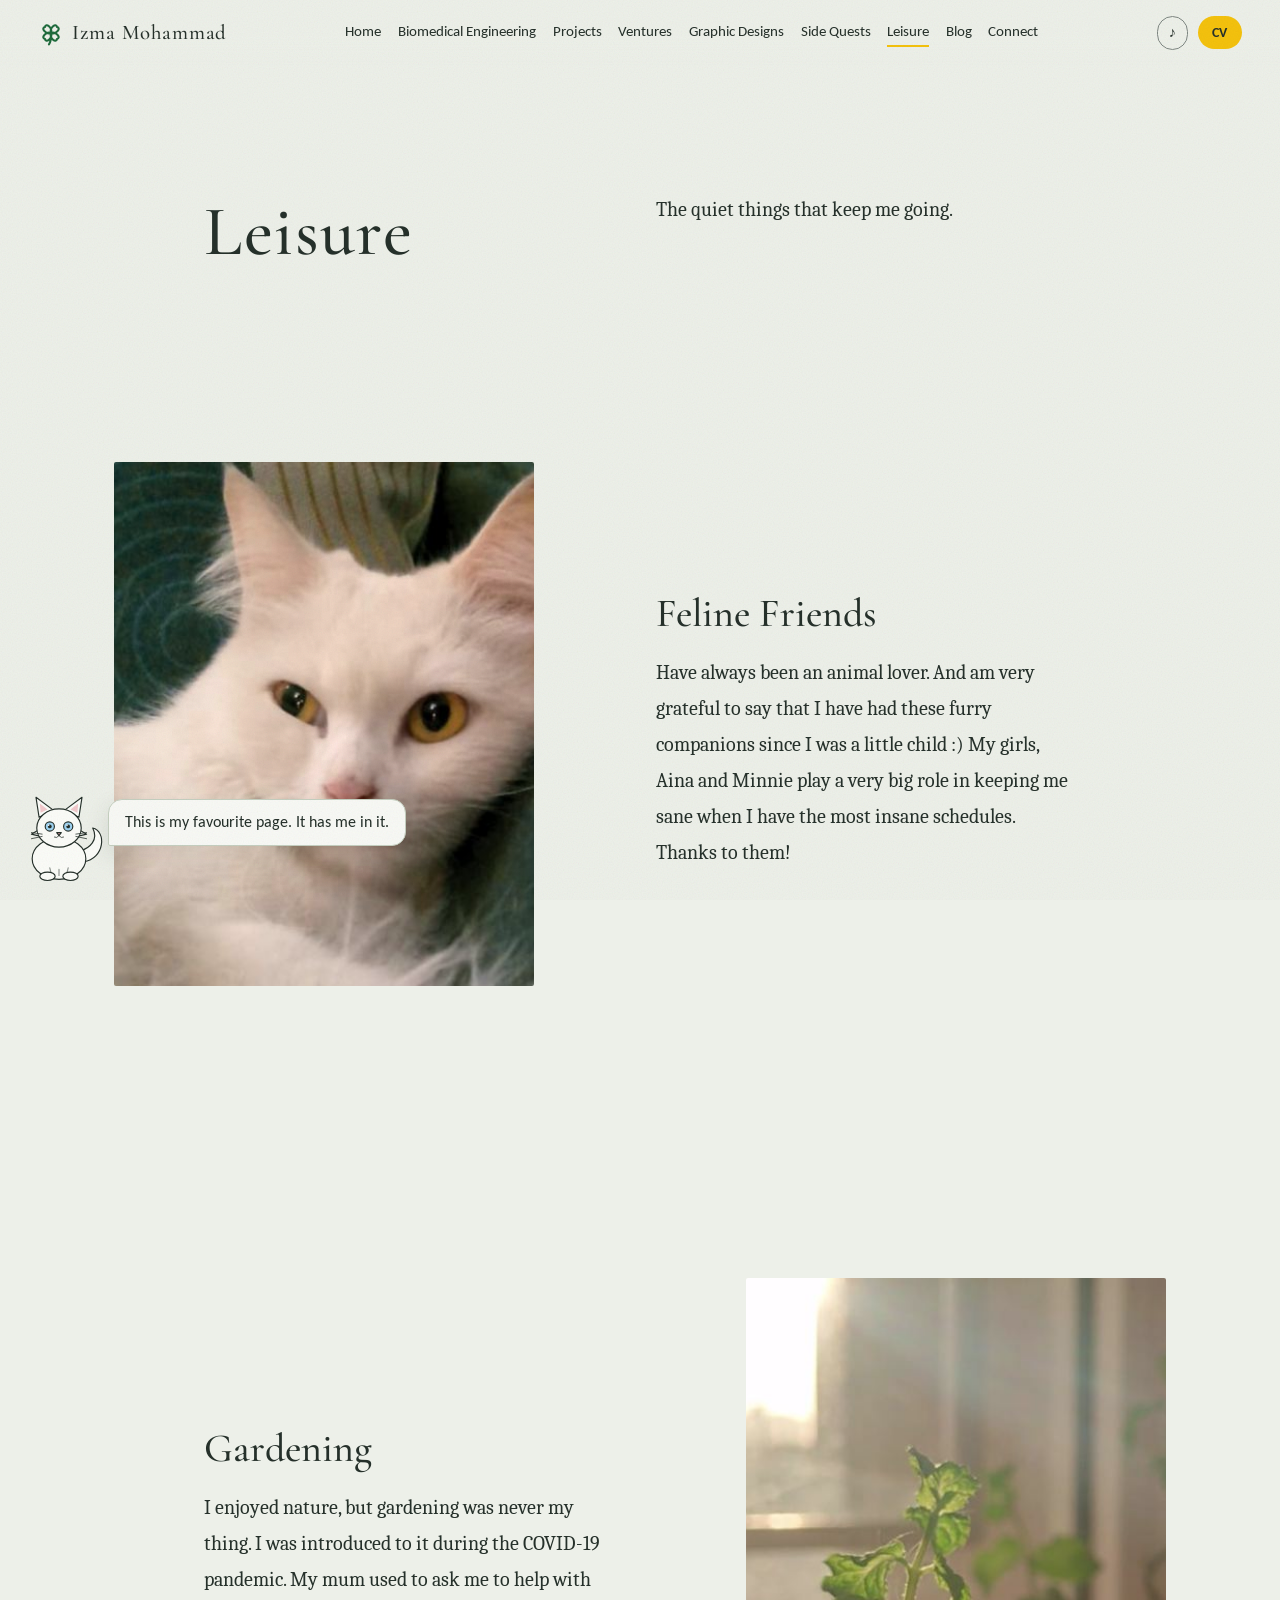
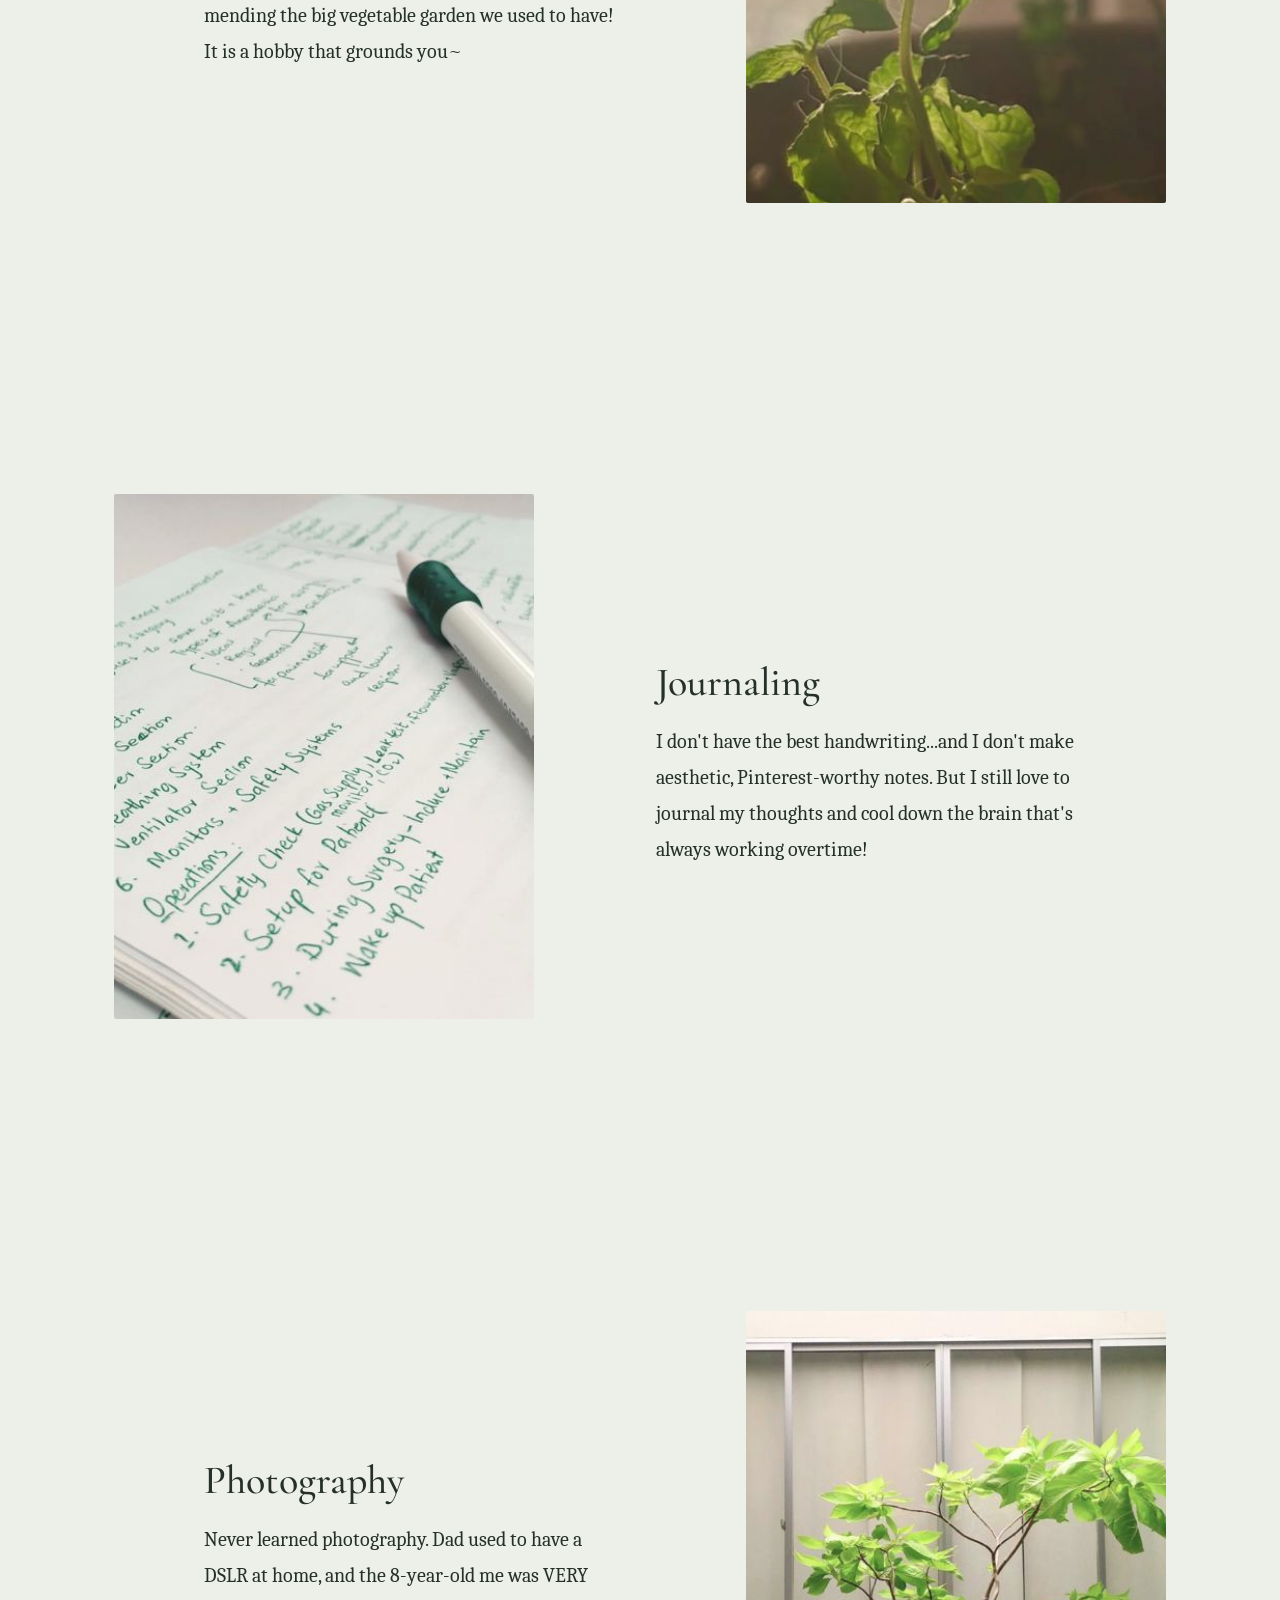
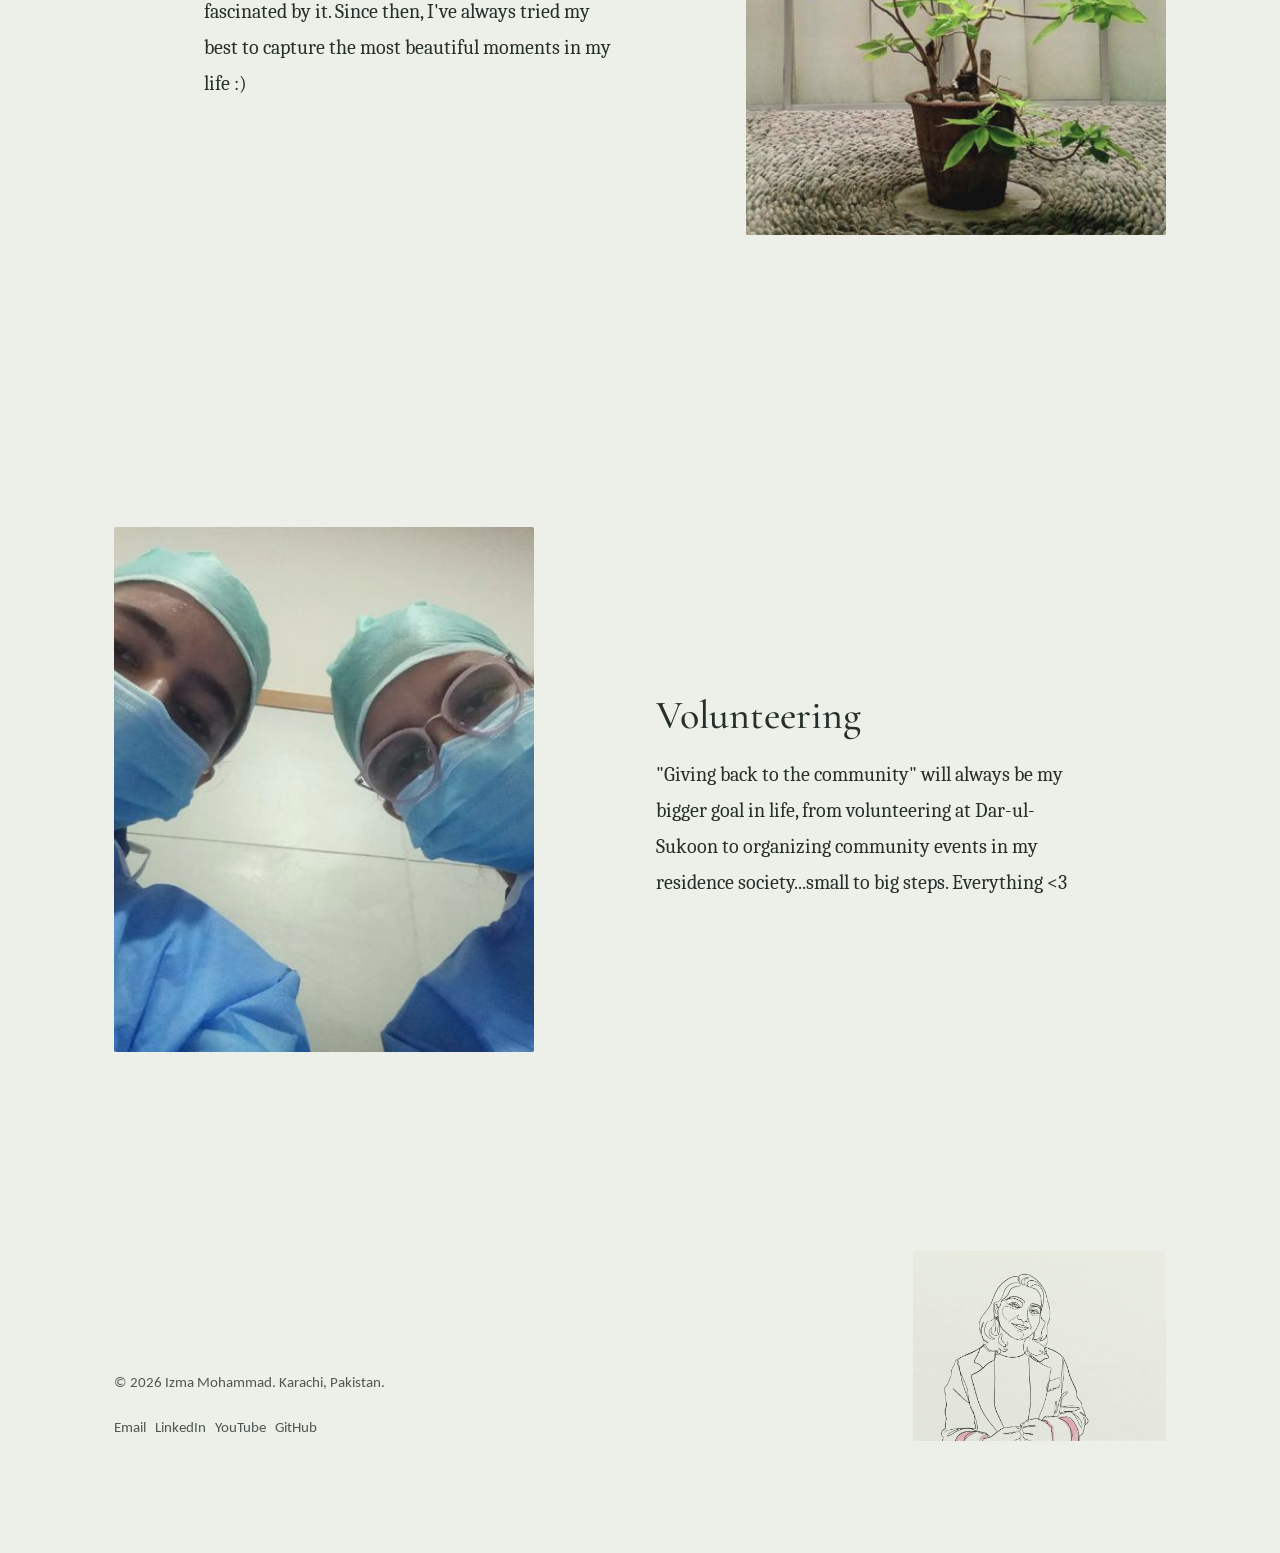
<file: leisure.html>
<!doctype html><html lang="en"><head><meta charset="utf-8"><meta name="viewport" content="width=device-width,initial-scale=1"><title>Leisure | Izma Mohammad</title><meta name="description" content="Leisure of Izma Mohammad: cats, gardening, journaling, photography and volunteering."><meta name="theme-color" content="#EDF0E9"><link rel="canonical" href="https://izmamohammad.com/leisure.html"><meta property="og:title" content="Leisure | Izma Mohammad"><meta property="og:description" content="Leisure of Izma Mohammad: cats, gardening, journaling, photography and volunteering."><meta property="og:type" content="website"><meta property="og:image" content="https://izmamohammad.com/assets/qamaj.jpg"><link rel="icon" href="favicon.svg" type="image/svg+xml"><link rel="preconnect" href="https://fonts.googleapis.com"><link rel="preconnect" href="https://fonts.gstatic.com" crossorigin><link href="https://fonts.googleapis.com/css2?family=Caladea:ital,wght@0,400;0,700;1,400&family=Carlito:wght@400;700&family=Cormorant+Garamond:wght@400;500;600&display=swap" rel="stylesheet"><link rel="stylesheet" href="style.css"><script>document.documentElement.className="js"</script></head><body data-say="This is my favourite page. It has me in it."><header class="top"><a class="n" href="index.html"><img src="favicon.svg" alt="" width="26" height="26">Izma Mohammad</a><div class="tr"><button id="sd" aria-pressed="false" aria-label="Toggle soft kalimba music" title="Kalimba">&#9834;</button><a class="cv" href="assets/Izma-Mohammad-CV.pdf" download>CV</a><button id="m" aria-expanded="false">Menu</button></div><nav id="nv"><a href="index.html">Home</a><a href="biomedical.html">Biomedical Engineering</a><a href="projects.html">Projects</a><a href="ventures.html">Ventures</a><a href="graphic-designs.html">Graphic Designs</a><a href="side-quests.html">Side Quests</a><a href="leisure.html" aria-current=page>Leisure</a><a href="blog.html">Blog</a><a href="connect.html">Connect</a></nav></header><main><header class="ph"><div class="w"><div class="g"><div class="h"><h1>Leisure</h1></div><div class="b"><p class="in">The quiet things that keep me going.</p></div></div></div></header><section class="sec lr" id="cat"><div class="w"><div class="g"><figure class="lf rv"><img src="assets/l-cat.jpg" alt="Feline Friends" loading="lazy"></figure><div class="lt rv"><h2>Feline Friends</h2><p class="in">Have always been an animal lover. And am very grateful to say that I have had these furry companions since I was a little child :) My girls, Aina and Minnie play a very big role in keeping me sane when I have the most insane schedules. Thanks to them!</p></div></div></div></section><section class="sec lr fl" id="gardening"><div class="w"><div class="g"><figure class="lf rv"><img src="assets/l-gardening.jpg" alt="Gardening" loading="lazy"></figure><div class="lt rv"><h2>Gardening</h2><p class="in">I enjoyed nature, but gardening was never my thing. I was introduced to it during the COVID-19 pandemic. My mum used to ask me to help with mending the big vegetable garden we used to have! It is a hobby that grounds you~</p></div></div></div></section><section class="sec lr" id="journaling"><div class="w"><div class="g"><figure class="lf rv"><img src="assets/l-journaling.jpg" alt="Journaling" loading="lazy"></figure><div class="lt rv"><h2>Journaling</h2><p class="in">I don't have the best handwriting...and I don't make aesthetic, Pinterest-worthy notes. But I still love to journal my thoughts and cool down the brain that's always working overtime!</p></div></div></div></section><section class="sec lr fl" id="photography"><div class="w"><div class="g"><figure class="lf rv"><img src="assets/l-photography.jpg" alt="Photography" loading="lazy"></figure><div class="lt rv"><h2>Photography</h2><p class="in">Never learned photography. Dad used to have a DSLR at home, and the 8-year-old me was VERY fascinated by it. Since then, I've always tried my best to capture the most beautiful moments in my life :)</p></div></div></div></section><section class="sec lr" id="volunteering"><div class="w"><div class="g"><figure class="lf rv"><img src="assets/l-volunteering.jpg" alt="Volunteering" loading="lazy"></figure><div class="lt rv"><h2>Volunteering</h2><p class="in">"Giving back to the community" will always be my bigger goal in life, from volunteering at Dar-ul-Sukoon to organizing community events in my residence society...small to big steps. Everything <3</p></div></div></div></section></main><div id="mb" class="mb" role="status"><span id="ms">This is my favourite page. It has me in it.</span></div><div class="mn" id="mc" aria-hidden="true"><svg viewBox="0 0 120 132" aria-hidden="true" stroke="#25302A" stroke-width="1.5" stroke-linecap="round" stroke-linejoin="round"><path class="tl" d="M92 104C120 100 122 64 104 60C112 76 100 86 88 90" fill="#FBFCF8"/><ellipse cx="60" cy="100" rx="35" ry="27" fill="#FBFCF8"/><path d="M48 112l2 8M60 114v8M72 112l-2 8" opacity=".5"/><ellipse cx="45" cy="123" rx="10" ry="5.5" fill="#FBFCF8"/><ellipse cx="75" cy="123" rx="10" ry="5.5" fill="#FBFCF8"/><g class="hd"><path d="M34 46L30 20L53 37ZM86 46L90 20L67 37Z" fill="#FBFCF8"/><path d="M36 40L35 28L45 36ZM84 40L85 28L75 36Z" fill="#F2C9CC" stroke="none"/><ellipse cx="60" cy="60" rx="29" ry="25" fill="#FBFCF8"/><path d="M31 64L24 68L32 70M89 64L96 68L88 70" fill="#FBFCF8"/><g class="ey"><circle cx="48" cy="58" r="6" fill="#9ED3F2"/><circle cx="72" cy="58" r="6" fill="#9ED3F2"/><circle cx="48" cy="58" r="2.4" fill="#25302A" stroke="none"/><circle cx="72" cy="58" r="2.4" fill="#25302A" stroke="none"/><circle cx="46.5" cy="56.5" r="1" fill="#fff" stroke="none"/><circle cx="70.5" cy="56.5" r="1" fill="#fff" stroke="none"/></g><path d="M57 66h6l-3 4Z" fill="#E9A0A8"/><path d="M60 70q-3 4-6 2M60 70q3 4 6 2M38 68l-14 -2M38 71l-14 3M82 68l14-2M82 71l14 3" fill="none" stroke-width="1"/></g></svg></div><footer><div class="w"><div><p>&copy; 2026 Izma Mohammad. Karachi, Pakistan.</p><p><a href="mailto:izmamohammad05@gmail.com">Email</a> &nbsp; <a href="https://www.linkedin.com/in/izma-mohammad/" target="_blank" rel="noopener">LinkedIn</a> &nbsp; <a href="https://www.youtube.com/@greendreamstories" target="_blank" rel="noopener">YouTube</a> &nbsp; <a href="https://github.com/izma-m" target="_blank" rel="noopener">GitHub</a></p></div><img class="sub" src="assets/subtle.jpg" alt="Line-art portrait of Izma Mohammad" loading="lazy"></div></footer><script src="app.js"></script></body></html>
</file>
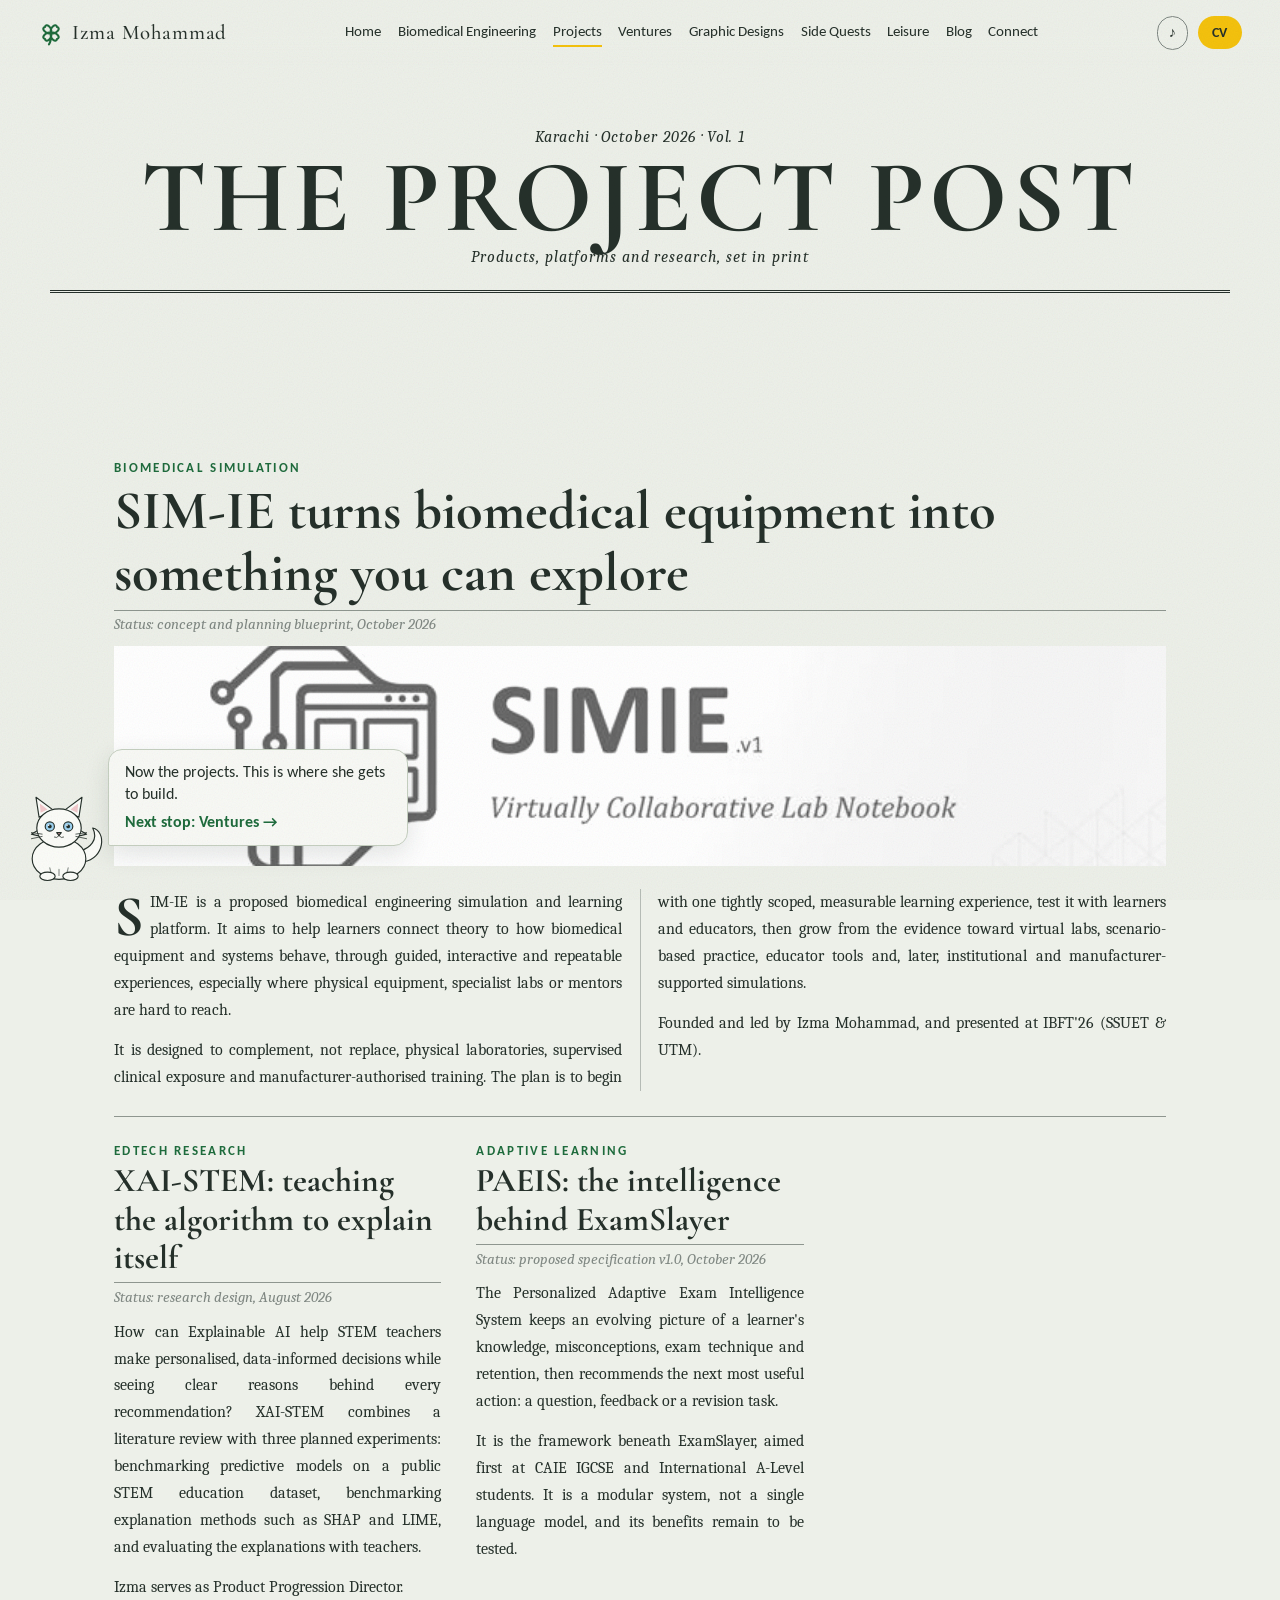
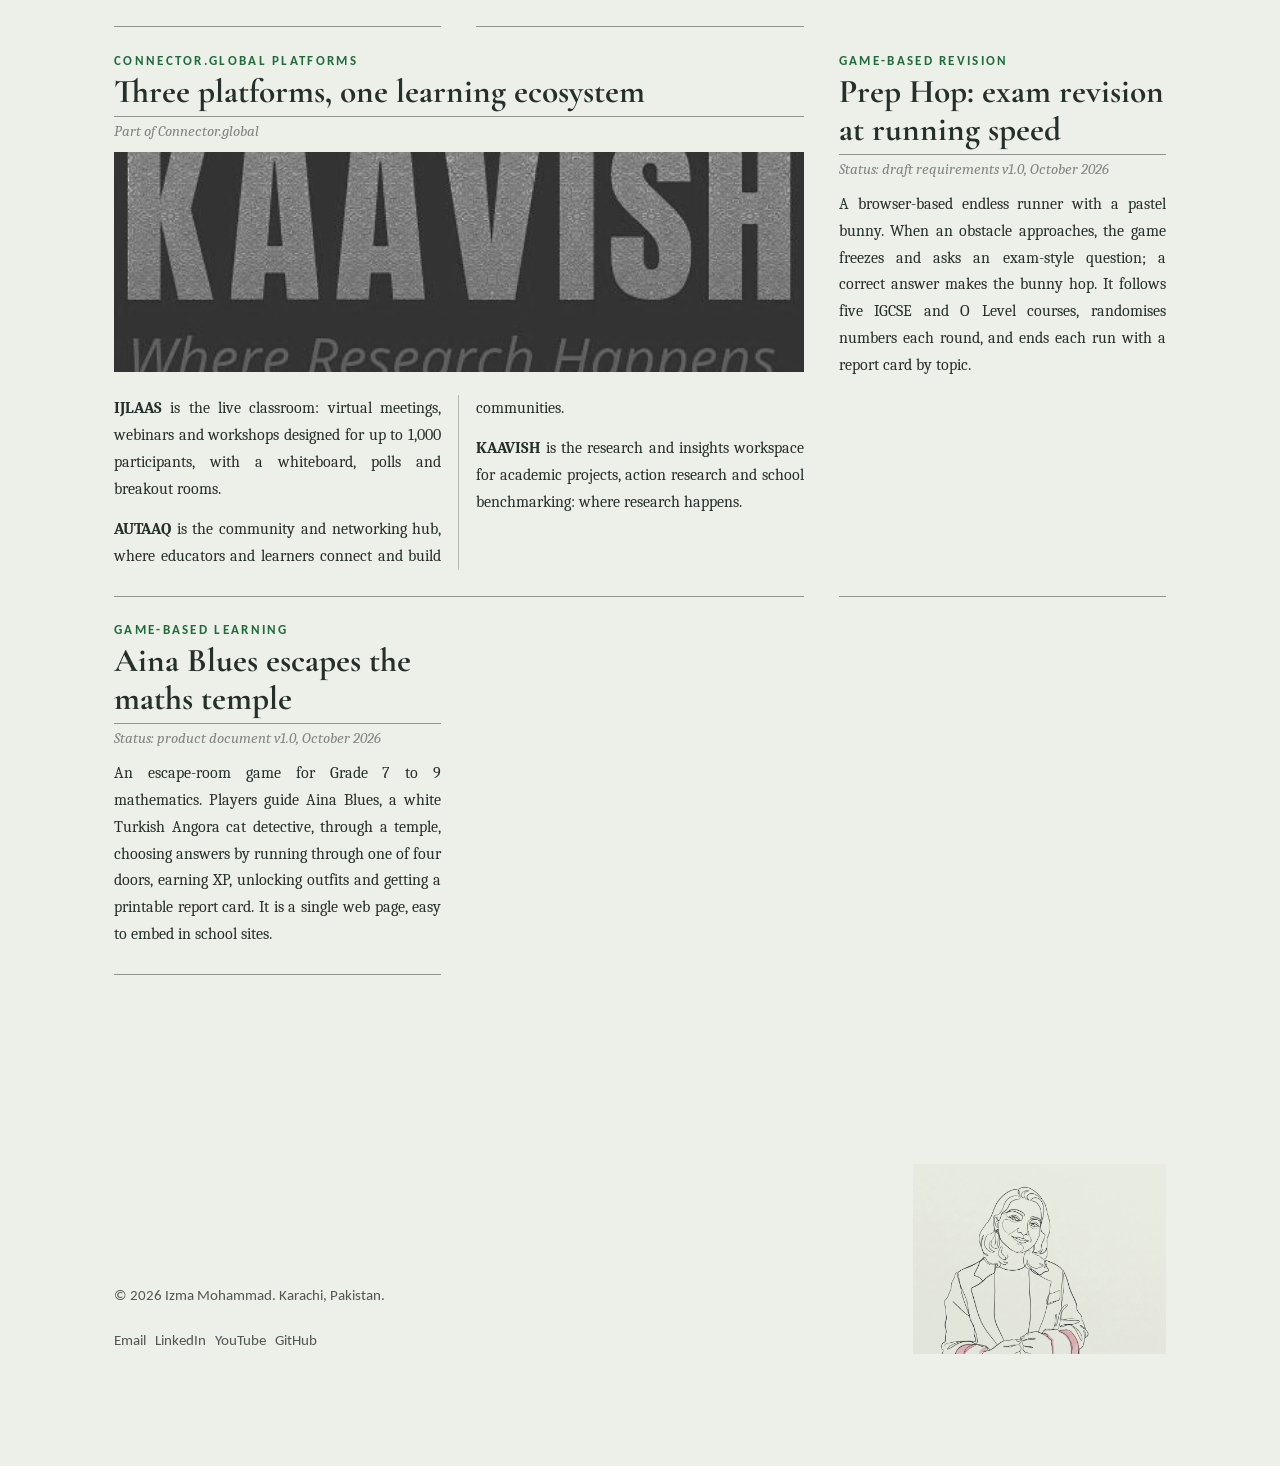
<file: projects.html>
<!doctype html><html lang="en"><head><meta charset="utf-8"><meta name="viewport" content="width=device-width,initial-scale=1"><title>Projects | Izma Mohammad</title><meta name="description" content="Projects by Izma Mohammad: SIM-IE biomedical simulation, XAI-STEM, PAEIS adaptive exam intelligence, Connector.global platforms, Prep Hop and Aina Blues."><meta name="theme-color" content="#EDF0E9"><link rel="canonical" href="https://izmamohammad.com/projects.html"><meta property="og:title" content="Projects | Izma Mohammad"><meta property="og:description" content="Projects by Izma Mohammad: SIM-IE biomedical simulation, XAI-STEM, PAEIS adaptive exam intelligence, Connector.global platforms, Prep Hop and Aina Blues."><meta property="og:type" content="website"><meta property="og:image" content="https://izmamohammad.com/assets/qamaj.jpg"><link rel="icon" href="favicon.svg" type="image/svg+xml"><link rel="preconnect" href="https://fonts.googleapis.com"><link rel="preconnect" href="https://fonts.gstatic.com" crossorigin><link href="https://fonts.googleapis.com/css2?family=Caladea:ital,wght@0,400;0,700;1,400&family=Carlito:wght@400;700&family=Cormorant+Garamond:wght@400;500;600&display=swap" rel="stylesheet"><link rel="stylesheet" href="style.css"><script>document.documentElement.className="js"</script></head><body data-say="Now the projects. This is where she gets to build."><header class="top"><a class="n" href="index.html"><img src="favicon.svg" alt="" width="26" height="26">Izma Mohammad</a><div class="tr"><button id="sd" aria-pressed="false" aria-label="Toggle soft kalimba music" title="Kalimba">&#9834;</button><a class="cv" href="assets/Izma-Mohammad-CV.pdf" download>CV</a><button id="m" aria-expanded="false">Menu</button></div><nav id="nv"><a href="index.html">Home</a><a href="biomedical.html">Biomedical Engineering</a><a href="projects.html" aria-current=page>Projects</a><a href="ventures.html">Ventures</a><a href="graphic-designs.html">Graphic Designs</a><a href="side-quests.html">Side Quests</a><a href="leisure.html">Leisure</a><a href="blog.html">Blog</a><a href="connect.html">Connect</a></nav></header><main><header class="np"><p class="nt">Karachi &middot; October 2026 &middot; Vol. 1</p><h1>The Project Post</h1><p class="ns">Products, platforms and research, set in print</p></header><section class="sec"><div class="w"><div class="npg"><article class="ar lead" id="simie"><p class="kk">Biomedical simulation</p><h2>SIM-IE turns biomedical equipment into something you can explore</h2><p class="by">Status: concept and planning blueprint, October 2026</p><img src=assets/simie.jpg alt="Biomedical simulation" loading=lazy><div class="cols"><p>SIM-IE is a proposed biomedical engineering simulation and learning platform. It aims to help learners connect theory to how biomedical equipment and systems behave, through guided, interactive and repeatable experiences, especially where physical equipment, specialist labs or mentors are hard to reach.</p><p>It is designed to complement, not replace, physical laboratories, supervised clinical exposure and manufacturer-authorised training. The plan is to begin with one tightly scoped, measurable learning experience, test it with learners and educators, then grow from the evidence toward virtual labs, scenario-based practice, educator tools and, later, institutional and manufacturer-supported simulations.</p><p>Founded and led by Izma Mohammad, and presented at IBFT'26 (SSUET &amp; UTM).</p></div></article><article class="ar " id="xai"><p class="kk">EdTech research</p><h2>XAI-STEM: teaching the algorithm to explain itself</h2><p class="by">Status: research design, August 2026</p><div class="cols"><p>How can Explainable AI help STEM teachers make personalised, data-informed decisions while seeing clear reasons behind every recommendation? XAI-STEM combines a literature review with three planned experiments: benchmarking predictive models on a public STEM education dataset, benchmarking explanation methods such as SHAP and LIME, and evaluating the explanations with teachers.</p><p>Izma serves as Product Progression Director.</p></div></article><article class="ar " id="paeis"><p class="kk">Adaptive learning</p><h2>PAEIS: the intelligence behind ExamSlayer</h2><p class="by">Status: proposed specification v1.0, October 2026</p><div class="cols"><p>The Personalized Adaptive Exam Intelligence System keeps an evolving picture of a learner's knowledge, misconceptions, exam technique and retention, then recommends the next most useful action: a question, feedback or a revision task.</p><p>It is the framework beneath ExamSlayer, aimed first at CAIE IGCSE and International A-Level students. It is a modular system, not a single language model, and its benefits remain to be tested.</p></div></article><article class="ar w2" id="connector-platforms"><p class="kk">Connector.global platforms</p><h2>Three platforms, one learning ecosystem</h2><p class="by">Part of Connector.global</p><img src=assets/kaavish.jpg alt="Connector.global platforms" loading=lazy><div class="cols"><p><b id='ijlaas'>IJLAAS</b> is the live classroom: virtual meetings, webinars and workshops designed for up to 1,000 participants, with a whiteboard, polls and breakout rooms.</p><p><b id='autaaq'>AUTAAQ</b> is the community and networking hub, where educators and learners connect and build communities.</p><p><b id='kaavish'>KAAVISH</b> is the research and insights workspace for academic projects, action research and school benchmarking: where research happens.</p></div></article><article class="ar " id="prephop"><p class="kk">Game-based revision</p><h2>Prep Hop: exam revision at running speed</h2><p class="by">Status: draft requirements v1.0, October 2026</p><div class="cols"><p>A browser-based endless runner with a pastel bunny. When an obstacle approaches, the game freezes and asks an exam-style question; a correct answer makes the bunny hop. It follows five IGCSE and O Level courses, randomises numbers each round, and ends each run with a report card by topic.</p></div></article><article class="ar " id="ainablues"><p class="kk">Game-based learning</p><h2>Aina Blues escapes the maths temple</h2><p class="by">Status: product document v1.0, October 2026</p><div class="cols"><p>An escape-room game for Grade 7 to 9 mathematics. Players guide Aina Blues, a white Turkish Angora cat detective, through a temple, choosing answers by running through one of four doors, earning XP, unlocking outfits and getting a printable report card. It is a single web page, easy to embed in school sites.</p></div></article></div></div></section></main><div id="mb" class="mb" role="status"><span id="ms">Now the projects. This is where she gets to build.</span> <a id="mn" href="ventures.html">Next stop: Ventures &rarr;</a></div><div class="mn" id="mc" aria-hidden="true"><svg viewBox="0 0 120 132" aria-hidden="true" stroke="#25302A" stroke-width="1.5" stroke-linecap="round" stroke-linejoin="round"><path class="tl" d="M92 104C120 100 122 64 104 60C112 76 100 86 88 90" fill="#FBFCF8"/><ellipse cx="60" cy="100" rx="35" ry="27" fill="#FBFCF8"/><path d="M48 112l2 8M60 114v8M72 112l-2 8" opacity=".5"/><ellipse cx="45" cy="123" rx="10" ry="5.5" fill="#FBFCF8"/><ellipse cx="75" cy="123" rx="10" ry="5.5" fill="#FBFCF8"/><g class="hd"><path d="M34 46L30 20L53 37ZM86 46L90 20L67 37Z" fill="#FBFCF8"/><path d="M36 40L35 28L45 36ZM84 40L85 28L75 36Z" fill="#F2C9CC" stroke="none"/><ellipse cx="60" cy="60" rx="29" ry="25" fill="#FBFCF8"/><path d="M31 64L24 68L32 70M89 64L96 68L88 70" fill="#FBFCF8"/><g class="ey"><circle cx="48" cy="58" r="6" fill="#9ED3F2"/><circle cx="72" cy="58" r="6" fill="#9ED3F2"/><circle cx="48" cy="58" r="2.4" fill="#25302A" stroke="none"/><circle cx="72" cy="58" r="2.4" fill="#25302A" stroke="none"/><circle cx="46.5" cy="56.5" r="1" fill="#fff" stroke="none"/><circle cx="70.5" cy="56.5" r="1" fill="#fff" stroke="none"/></g><path d="M57 66h6l-3 4Z" fill="#E9A0A8"/><path d="M60 70q-3 4-6 2M60 70q3 4 6 2M38 68l-14 -2M38 71l-14 3M82 68l14-2M82 71l14 3" fill="none" stroke-width="1"/></g></svg></div><footer><div class="w"><div><p>&copy; 2026 Izma Mohammad. Karachi, Pakistan.</p><p><a href="mailto:izmamohammad05@gmail.com">Email</a> &nbsp; <a href="https://www.linkedin.com/in/izma-mohammad/" target="_blank" rel="noopener">LinkedIn</a> &nbsp; <a href="https://www.youtube.com/@greendreamstories" target="_blank" rel="noopener">YouTube</a> &nbsp; <a href="https://github.com/izma-m" target="_blank" rel="noopener">GitHub</a></p></div><img class="sub" src="assets/subtle.jpg" alt="Line-art portrait of Izma Mohammad" loading="lazy"></div></footer><script src="app.js"></script></body></html>
</file>
<file: style.css>
:root{--bg:#EDF0E9;--pp:#F8F9F5;--sg:#A8BEA2;--gr:#1E6B3C;--ye:#F4C20D;--ch:#25302A;--gy:#7F8782;--d:'Cormorant Garamond',Georgia,serif;--t:Carlito,Calibri,'Helvetica Neue',Arial,sans-serif;--s:Caladea,Cambria,Georgia,serif}
*{box-sizing:border-box;margin:0}
html{scroll-behavior:smooth}
body{background:var(--bg);color:var(--ch);font:400 1.15rem/1.75 var(--t);-webkit-font-smoothing:antialiased;padding-bottom:6rem}
body::after{content:"";position:fixed;inset:0;pointer-events:none;z-index:60;opacity:.09;mix-blend-mode:multiply;background:url("data:image/svg+xml,%3Csvg xmlns='http://www.w3.org/2000/svg' width='160' height='160'%3E%3Cfilter id='n'%3E%3CfeTurbulence type='fractalNoise' baseFrequency='.8' numOctaves='2' stitchTiles='stitch'/%3E%3C/filter%3E%3Crect width='100%25' height='100%25' filter='url(%23n)'/%3E%3C/svg%3E")}
a{color:inherit;text-decoration:none}
:focus-visible{outline:2px solid var(--ye);outline-offset:3px}
img{max-width:100%}
.sr{position:absolute;width:1px;height:1px;overflow:hidden;clip:rect(0 0 0 0)}
.top{position:fixed;inset:0 0 auto;z-index:50;display:flex;justify-content:space-between;align-items:center;gap:1rem;padding:1rem clamp(1rem,3vw,2.5rem);background:linear-gradient(var(--bg) 55%,transparent)}
.n{display:flex;align-items:center;gap:.5rem;font:500 1.3rem var(--d);letter-spacing:.04em;white-space:nowrap}
nav{display:flex;gap:clamp(.7rem,1.3vw,1.4rem);font-size:.95rem}
nav a{padding-bottom:2px;background:linear-gradient(var(--ye),var(--ye)) 0 100%/0 2px no-repeat;transition:background-size .5s}
nav a:hover,nav a[aria-current]{background-size:100% 2px}
.tr{display:flex;gap:.6rem;align-items:center;order:3}
.cv{background:var(--ye);padding:.25rem .9rem;border-radius:99px;font-weight:700;font-size:.9rem;transition:background .4s,color .4s}
.cv:hover{background:var(--ch);color:var(--ye)}
#sd,#m{background:none;border:1px solid var(--gy);color:inherit;border-radius:99px;font:inherit;font-size:.9rem;padding:.2rem .7rem;cursor:pointer}
#sd[aria-pressed=true]{background:var(--gr);color:#fff;border-color:var(--gr)}
#m{display:none}
main{overflow:hidden}
.w{max-width:1180px;margin:0 auto;padding:0 clamp(1.4rem,6vw,4rem)}
.sec{padding:clamp(4.5rem,11vw,9rem) 0}
.g{display:grid;grid-template-columns:repeat(12,1fr);gap:0 2rem}
.h{grid-column:2/6}.b{grid-column:7/12}
h1{font:500 clamp(2.4rem,5.6vw,4.4rem)/1.15 var(--d);letter-spacing:.02em}
h2{font:500 clamp(1.7rem,3.2vw,2.5rem)/1.3 var(--d);margin-bottom:1rem}
h3{font:600 1.5rem/1.3 var(--d)}
p+p{margin-top:1.2em}
.in{font:400 1.25rem/1.8 var(--s)}
.ph{padding:clamp(8rem,17vw,12rem) 0 clamp(1rem,4vw,3rem)}
.hero{min-height:100svh;display:flex;flex-direction:column;align-items:center;justify-content:center;text-align:center;padding:5rem 1.4rem;background:radial-gradient(55% 45% at 72% 28%,rgba(168,190,162,.6),transparent),radial-gradient(40% 40% at 18% 82%,rgba(244,194,13,.2),transparent)}
.nm{font:500 clamp(1.5rem,3.4vw,2.6rem)/1.2 var(--d);letter-spacing:.14em;animation:fi 1.6s both;transition:opacity .9s}
.nm.out{opacity:0}
.q{font:500 clamp(1.7rem,4.4vw,3.4rem)/1.3 var(--d);min-height:1.4em}
.q em{color:var(--gr);font-style:italic}
.cu{display:inline-block;width:2px;height:1em;background:var(--ch);margin-left:3px;vertical-align:-.12em;animation:bk 1s steps(2) infinite}
.lc{position:absolute;display:flex;flex-direction:column;align-items:center;gap:1.4rem;font:500 clamp(1.7rem,4.4vw,3.4rem) var(--d);opacity:0;pointer-events:none;transition:opacity 1.4s}
.lc.on{opacity:1;pointer-events:auto}
.yes,.bt{display:inline-block;background:var(--ye);color:var(--ch);padding:.7rem 2.4rem;border-radius:99px;font:700 1.1rem var(--t);letter-spacing:.08em;transition:transform .5s,background .5s,color .5s}
.yes:hover,.bt:hover{background:var(--ch);color:var(--ye);transform:translateY(-3px)}
.big{font:400 clamp(1.6rem,3.5vw,2.7rem)/1.4 var(--d);max-width:24em}
.b2{grid-column:5/12;margin-top:3rem;font:400 1.2rem/1.8 var(--s)}
.pc{grid-column:1/6;background:#fff;padding:.9rem .9rem 0;box-shadow:0 20px 40px rgba(37,48,42,.14)}
.pc img{display:block;width:100%;aspect-ratio:3/4;object-fit:cover}
.pc figcaption{display:flex;gap:.4rem;align-items:center;padding:.9rem 0;font:italic 1.05rem var(--s)}
.js .pc.rv{transform:translateY(40px) rotate(-9deg)}
.js .pc.rv.on{transform:rotate(-2.5deg);transition:opacity 1.4s,transform 1.8s cubic-bezier(.2,.7,.2,1)}
.kg{align-items:center}
.nb{grid-column:7/13;padding:1.9rem 1.6rem 1.9rem 3.3rem;background:#FBFCF8 linear-gradient(90deg,transparent 2.6rem,rgba(30,107,60,.4) 2.6rem,rgba(30,107,60,.4) calc(2.6rem + 1px),transparent calc(2.6rem + 1px)),repeating-linear-gradient(transparent 0 1.7rem,rgba(127,135,130,.28) 1.7rem calc(1.7rem + 1px));font:italic 400 1.05rem/1.7rem var(--s);box-shadow:0 12px 30px rgba(37,48,42,.08)}
.nb p+p{margin-top:1.7rem}
.cs{display:grid;grid-template-columns:repeat(auto-fit,minmax(165px,1fr));gap:1.4rem;margin-top:2.5rem}
.bs{grid-template-columns:repeat(auto-fit,minmax(215px,1fr))}
.fc{perspective:900px;aspect-ratio:3/4;background:none;border:0;padding:0;cursor:pointer;font:inherit;color:inherit}
.fi{display:block;position:relative;width:100%;height:100%;transition:transform 1.1s cubic-bezier(.2,.7,.2,1);transform-style:preserve-3d}
.ff,.fb{position:absolute;inset:0;display:flex;flex-direction:column;align-items:center;justify-content:center;gap:1rem;padding:1rem;border-radius:6px;backface-visibility:hidden;-webkit-backface-visibility:hidden}
.ff{background:var(--pp);border:1px solid #D6DDD2}
.ff svg{width:62%}
.ff b{font:600 1.3rem var(--d)}
.fb{background:var(--sg);transform:rotateY(180deg);font-size:1.05rem}
.fb b{font:600 1.7rem var(--d)}
.lg:hover .fi,.lg:focus-visible .fi,.lg.on .fi{transform:rotateY(180deg)}
.bc .fi{transform:rotateY(180deg)}
.bc .fb{background:#DCE3D7;transform:none;border:1px solid #CBD4C6}
.bc:hover .fi,.bc:focus-visible .fi{transform:none}
.bc .ff img{width:100%;height:68%;object-fit:cover;border-radius:3px}
@media(hover:none){.bc .fi{transform:none}}
dialog{border:0;border-radius:10px;padding:1.6rem;width:min(92vw,460px);background:var(--pp);color:var(--ch);margin:auto}
dialog::backdrop{background:rgba(37,48,42,.6)}
dialog img{width:100%;max-height:42vh;object-fit:contain;background:#E6ECE2;margin-bottom:1rem}
dialog p{margin:.4rem 0 1.2rem}
.x{position:absolute;right:.8rem;top:.4rem;background:none;border:0;font-size:1.8rem;cursor:pointer;color:var(--gy)}
.cf{text-align:center;background:linear-gradient(transparent,rgba(168,190,162,.4))}
.cf svg{width:min(88vw,420px);height:auto}
.st{stroke-dasharray:4 5;animation:sm 3s linear infinite}
.hr{animation:bt 2.4s ease-in-out infinite;transform-origin:160px 45px}
.cf h2{margin:1rem 0 1.6rem}
.it{padding:1.8rem 0;border-bottom:1px solid #D2DACD}
.it img{display:block;max-width:100%;max-height:300px;width:auto;margin-bottom:1.1rem;border-radius:3px}
.mt{color:var(--gr);font-size:.95rem;letter-spacing:.04em;margin:.2rem 0 .6rem}
.vd{margin-top:1.6rem}.vd video{width:100%;background:#25302A;border-radius:4px}
.vd figcaption{font-size:.95rem;color:var(--gy);margin-top:.4rem}
ul{list-style:none;padding:0}li{padding:.7rem 0;border-bottom:1px solid #D2DACD}
.chips span{display:inline-block;margin:.25rem .2rem;padding:.3rem 1rem;border:1px solid var(--gr);border-radius:99px;font-size:1rem}
.ls{display:grid;grid-template-columns:repeat(auto-fit,minmax(220px,1fr));gap:1.2rem}
.lk{display:block;padding:1.6rem;background:var(--pp);border:1px solid #D6DDD2;transition:border-color .5s,transform .5s}
.lk:hover{border-color:var(--gr);transform:translateY(-3px)}
.lk b{display:block;font:600 1.4rem var(--d)}
footer{padding:3rem 0 1rem;font-size:.95rem;color:#4E5852}
footer .w{display:flex;justify-content:space-between;align-items:flex-end;gap:1rem;flex-wrap:wrap}
.sub{height:190px;width:auto;mix-blend-mode:multiply;opacity:.85}
.mn{position:fixed;left:.8rem;bottom:.4rem;width:92px;z-index:40;pointer-events:none}
.mn svg{width:100%;height:auto;animation:bob 4s ease-in-out infinite}
.tl{transform-origin:92px 104px;animation:tw 3s ease-in-out infinite}
.ey{transform-origin:60px 58px;animation:bl 5s infinite}
.mb{position:fixed;left:108px;bottom:3.4rem;max-width:min(300px,calc(100vw - 124px));padding:.7rem 1rem;background:var(--pp);border:1px solid #C5CFC0;border-radius:14px 14px 14px 2px;font-size:.98rem;line-height:1.4;z-index:40;box-shadow:0 8px 24px rgba(37,48,42,.12);transition:opacity .5s}
.mb.sw{opacity:0}
.mb a{display:block;margin-top:.4rem;color:var(--gr);font-weight:700}
.js .rv{opacity:0;transition:opacity 1.5s ease}.js .rv.on{opacity:1}
@keyframes fi{from{opacity:0}}
@keyframes bk{to{visibility:hidden}}
@keyframes bob{50%{transform:translateY(5px)}}
@keyframes tw{50%{transform:rotate(9deg)}}
@keyframes bl{0%,94%,100%{transform:scaleY(1)}97%{transform:scaleY(.1)}}
@keyframes sm{to{stroke-dashoffset:-18}}
@keyframes bt{50%{transform:scale(1.15)}}
@media(max-width:1180px){#m{display:block}nav{position:fixed;inset:0;background:var(--bg);flex-direction:column;justify-content:center;align-items:center;font-size:1.3rem;gap:1.2rem;opacity:0;visibility:hidden;transition:opacity .5s,visibility .5s}nav.o{opacity:1;visibility:visible}.tr{position:relative;z-index:2}.n{position:relative;z-index:2}}
@media(max-width:860px){.h,.b,.b2,.pc,.nb{grid-column:1/-1}.h{margin-bottom:1.4rem}.pc{margin:0 .6rem 2.4rem}.sub{height:130px}.mn{width:72px}.mb{left:84px;bottom:2.6rem;font-size:.9rem}}
@media(prefers-reduced-motion:reduce){*{animation:none!important;transition:none!important}.js .rv{opacity:1}.js .pc.rv{transform:rotate(-2.5deg)}}
.np{max-width:1180px;margin:0 auto;padding:8rem clamp(1.4rem,6vw,4rem) 1.5rem;text-align:center;border-bottom:3px double var(--ch)}
.np h1{font:700 clamp(2.6rem,9vw,6.4rem)/1 var(--d);letter-spacing:.04em;text-transform:uppercase}
.nt,.ns{font:italic 400 1rem var(--s);letter-spacing:.06em}
.npg{display:grid;grid-template-columns:repeat(3,1fr);gap:0 2.2rem}
.ar{padding:1.6rem 0;border-bottom:1px solid #8E968F;font-family:var(--s)}
.lead{grid-column:1/-1}.w2{grid-column:span 2}
.kk{font:700 .8rem var(--t);letter-spacing:.18em;text-transform:uppercase;color:var(--gr)}
.ar h2{font:700 clamp(1.5rem,2.6vw,2.2rem)/1.15 var(--d);margin:.3rem 0}
.lead h2{font-size:clamp(2rem,4.6vw,3.4rem)}
.by{font:italic .95rem var(--s);color:var(--gy);border-top:1px solid #8E968F;padding-top:.3rem;margin-bottom:.8rem}
.ar img{width:100%;max-height:220px;object-fit:cover;filter:grayscale(1) contrast(1.05);margin-bottom:.8rem}
.cols{font-size:1.02rem;line-height:1.65;text-align:justify;hyphens:auto}
.lead .cols,.w2 .cols{columns:2;column-gap:2.2rem;column-rule:1px solid #B5BBB5}
.cols p{margin:0}.cols p+p{margin-top:.8em}
.lead .cols p:first-child::first-letter{float:left;font:700 3.6rem/.8 var(--d);padding:.3rem .4rem 0 0}
.yc{position:relative;width:100%;aspect-ratio:16/9;min-height:min(70vh,560px);background:#25302A;margin-top:1.6rem;border-radius:6px;overflow:hidden}
.yc.sh{aspect-ratio:auto;height:78vh;width:min(100%,calc(78vh*.5625));margin-inline:auto}
.yc iframe,.yv{position:absolute;inset:0;width:100%;height:100%;border:0}
.yv{padding:0;cursor:pointer;background:none}.yv img{width:100%;height:100%;object-fit:cover;opacity:.85;transition:opacity .5s}.yv:hover img{opacity:1}
.pl{position:absolute;left:50%;top:50%;width:72px;height:72px;margin:-36px;border-radius:50%;background:var(--ye)}
.pl::after{content:"";position:absolute;left:29px;top:22px;border:14px solid transparent;border-left:22px solid var(--ch)}
.rail{display:flex;gap:1.4rem;overflow-x:auto;scroll-snap-type:x mandatory;padding:1rem 0 1.4rem}
.rail figure{flex:0 0 min(88%,calc(72vh*1.778));scroll-snap-align:center}
.rail .yc{min-height:0;margin-top:0}
.rail figcaption,.ev figcaption{font-size:.95rem;margin-top:.5rem}
.ev img{width:100%;aspect-ratio:4/3;object-fit:cover;border-radius:4px}
.sec h3{font:600 1.5rem var(--d);margin:1.8rem 0 .4rem}
.lf{grid-column:1/6}.lt{grid-column:7/12;align-self:center}
.lr.fl .lf{grid-column:8/13;order:2}.lr.fl .lt{grid-column:2/7;order:1}
.lf img{width:100%;aspect-ratio:4/5;object-fit:cover;filter:saturate(.9);border-radius:2px}
.gl{position:relative;height:540px;perspective:1100px}
.gs{position:absolute;inset:0;transform-style:preserve-3d;animation:gs 60s linear infinite}
.gl:hover .gs{animation-play-state:paused}
.gi{position:absolute;left:50%;top:50%;width:150px;height:190px;margin:-95px 0 0 -75px;backface-visibility:hidden;-webkit-backface-visibility:hidden}
.gi a{display:block;height:100%;transition:transform .6s cubic-bezier(.2,.7,.2,1);box-shadow:0 10px 24px rgba(37,48,42,.2)}
.gi a:hover{transform:scale(1.6) translateZ(40px);position:relative;z-index:9}
.gi img{width:100%;height:100%;object-fit:contain;background:#F8F9F5}
@keyframes gs{to{transform:rotateY(360deg)}}
@media(max-width:860px){.npg{grid-template-columns:1fr}.lead .cols,.w2 .cols{columns:1}.w2{grid-column:auto}.lf,.lt,.lr.fl .lf,.lr.fl .lt{grid-column:1/-1;order:0}.lf{margin-bottom:1.4rem}.gl{height:auto;perspective:none}.gs{position:static;display:flex;overflow-x:auto;gap:1rem;animation:none;scroll-snap-type:x mandatory;transform:none!important}.gi{position:static;flex:0 0 62%;height:260px;margin:0;transform:none!important;scroll-snap-align:center}}
</file>
